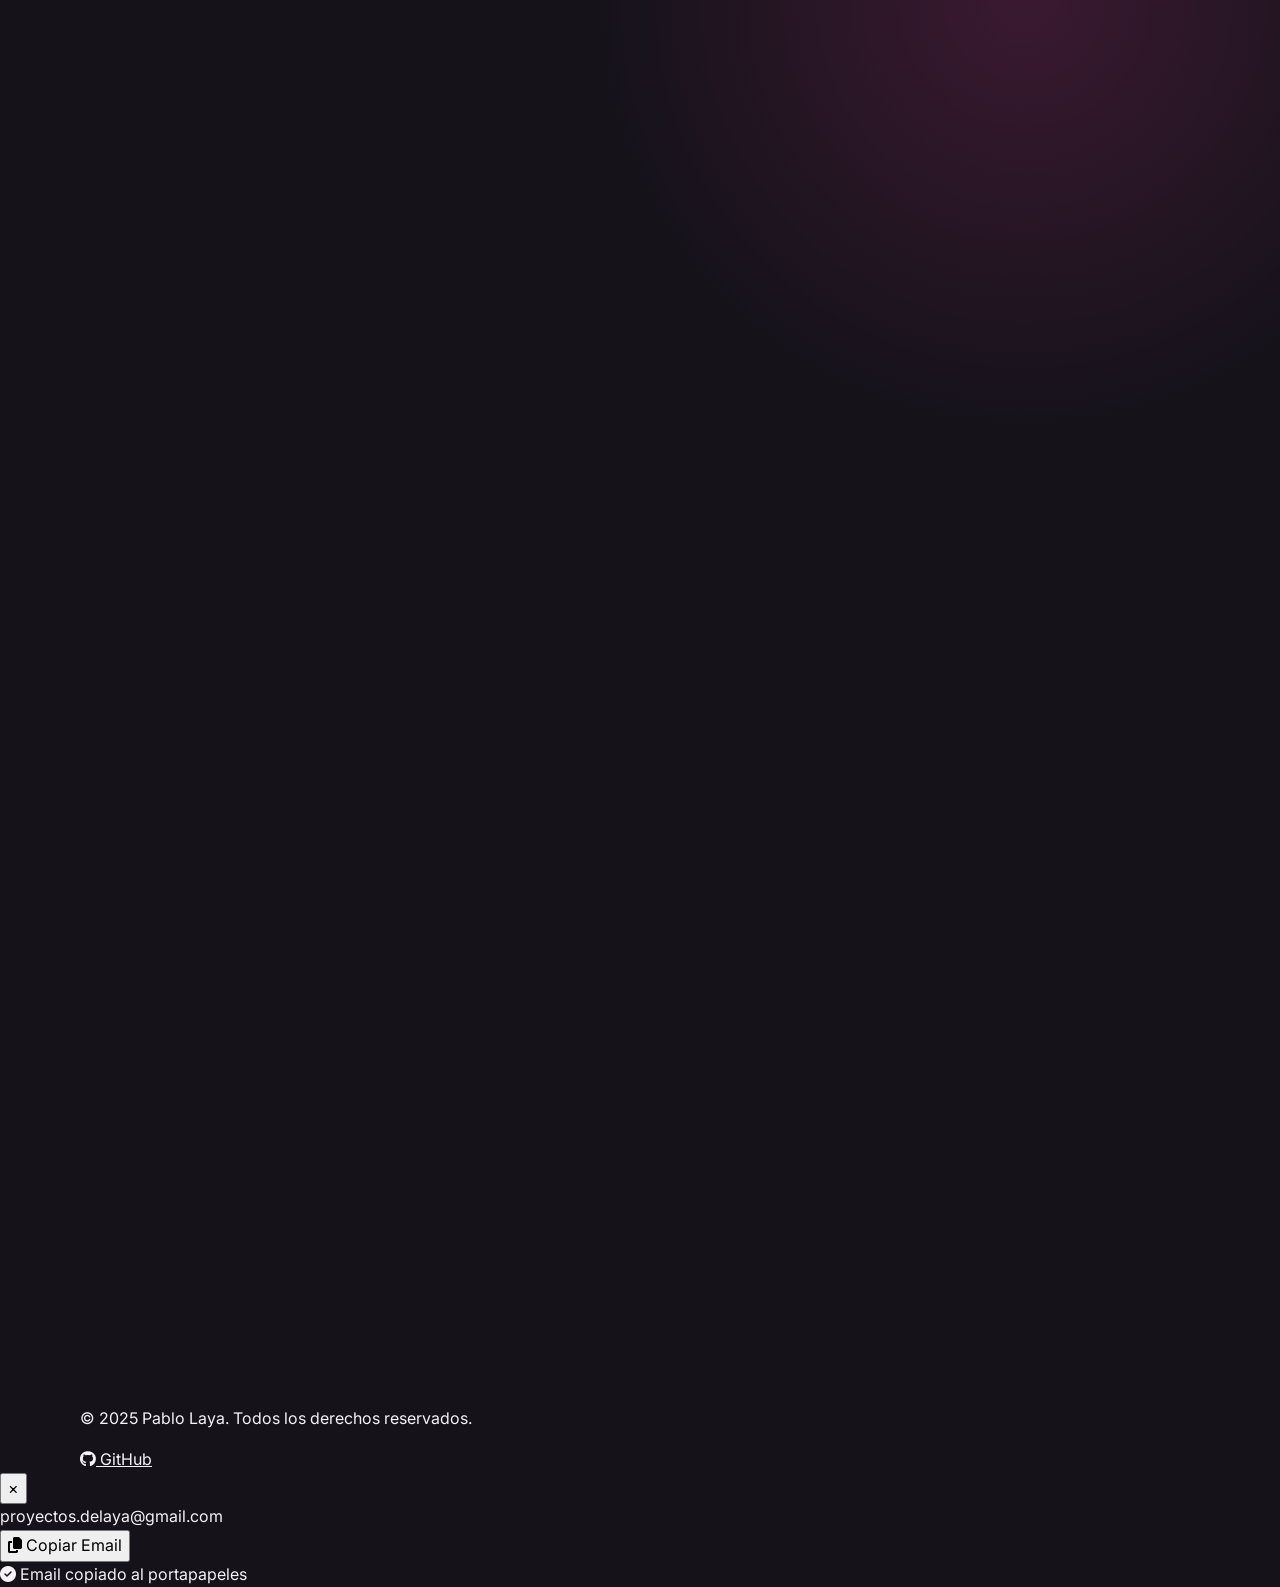
<file: Index.html>
<!DOCTYPE html>
<html lang="es">
<head>
    <meta charset="UTF-8">
    <meta name="viewport" content="width=device-width, initial-scale=1.0">
    <meta name="description" content="Portfolio de Pablo Laya - Backend Python Developer especializado en scraping, automatización e integración de IA">
    <meta name="author" content="Pablo Laya">
    
    <!-- Open Graph -->
    <meta property="og:title" content="Pablo Laya - Backend Python Developer">
    <meta property="og:description" content="Portfolio de proyectos: Bots de Telegram, Web Scraping y Aplicaciones Full Stack">
    <meta property="og:type" content="website">
    <meta property="og:url" content="https://prodelaya.dev">
    
    <title>Pablo Laya | Backend Python Developer</title>
    
    <!-- Favicon -->
    <link rel="icon" href="data:image/svg+xml,<svg xmlns='http://www.w3.org/2000/svg' viewBox='0 0 100 100'><text y='.9em' font-size='90'>💻</text></svg>">
    
    <!-- Fonts -->
    <link rel="preconnect" href="https://fonts.googleapis.com">
    <link rel="preconnect" href="https://fonts.gstatic.com" crossorigin>
    <link href="https://fonts.googleapis.com/css2?family=Inter:wght@400;500;600;700&display=swap" rel="stylesheet">
    
    <!-- Font Awesome -->
    <link rel="stylesheet" href="https://cdnjs.cloudflare.com/ajax/libs/font-awesome/6.4.2/css/all.min.css">
    
    <!-- AOS Animation Library -->
    <link rel="stylesheet" href="https://unpkg.com/aos@2.3.1/dist/aos.css">
    
    <!-- Estilos -->
    <link rel="stylesheet" href="styles.css">
</head>
<body>
    <!-- HERO SECTION -->
    <section class="hero" id="hero">
        <div class="container">
            <div class="hero-content" data-aos="fade-up" data-aos-duration="800">
                <h1 class="hero-title">
                    Hola, soy <span class="gradient-text">Pablo Laya</span>
                </h1>
                <div class="hero-subtitle">
                    <span id="typing-text"></span>
                    <span class="cursor">|</span>
                </div>
                <p class="hero-description">
                    Estudiante de DAM/DAW y Máster en Desarrollo con IA (Big School).
                    Especializado en backend Python, scraping, automatización e integración de IA.
                </p>
                
                <div class="social-links">
                    <a href="https://github.com/Prodelaya" target="_blank" rel="noopener" class="social-link" aria-label="GitHub">
                        <i class="fa-brands fa-github"></i>
                    </a>
                    <button id="emailBtn" class="social-link" aria-label="Email" title="Copiar email">
                        <i class="fa-solid fa-envelope"></i>
                    </button>
                </div>
                
                <a href="#projects" class="btn-primary scroll-btn">
                    Ver Proyectos
                    <i class="fa-solid fa-arrow-down"></i>
                </a>
            </div>
        </div>
        
        <!-- Scroll indicator -->
        <div class="scroll-indicator" data-aos="fade-up" data-aos-delay="1000">
            <div class="mouse"></div>
        </div>
    </section>

    <!-- TECH STACK SECTION -->
    <section class="tech-stack" id="tech-stack">
        <div class="container">
            <h2 class="section-title" data-aos="fade-up">Tech Stack</h2>
            <div class="tech-grid">
                <div class="tech-item" data-aos="zoom-in" data-aos-delay="100">
                    <i class="fa-brands fa-python"></i>
                    <span>Python</span>
                </div>
                <div class="tech-item" data-aos="zoom-in" data-aos-delay="150">
                    <i class="fa-solid fa-database"></i>
                    <span>PostgreSQL</span>
                </div>
                <div class="tech-item" data-aos="zoom-in" data-aos-delay="200">
                    <i class="fa-brands fa-docker"></i>
                    <span>Docker</span>
                </div>
                <div class="tech-item" data-aos="zoom-in" data-aos-delay="250">
                    <i class="fa-solid fa-bolt"></i>
                    <span>FastAPI</span>
                </div>
                <div class="tech-item" data-aos="zoom-in" data-aos-delay="300">
                    <i class="fa-brands fa-telegram"></i>
                    <span>Telegram API</span>
                </div>
                <div class="tech-item" data-aos="zoom-in" data-aos-delay="350">
                    <i class="fa-solid fa-spider"></i>
                    <span>Web Scraping</span>
                </div>
                <div class="tech-item" data-aos="zoom-in" data-aos-delay="400">
                    <i class="fa-brands fa-react"></i>
                    <span>React</span>
                </div>
                <div class="tech-item" data-aos="zoom-in" data-aos-delay="450">
                    <i class="fa-brands fa-node-js"></i>
                    <span>Node.js</span>
                </div>
            </div>
        </div>
    </section>

    <!-- PROJECTS SECTION -->
    <section class="projects" id="projects">
        <div class="container">
            <h2 class="section-title" data-aos="fade-up">Proyectos Destacados</h2>
            
            <div class="timeline">
                <!-- Project 1: Tests DAW -->
                <div class="project-card" data-aos="fade-up" data-aos-delay="100">
                    <div class="project-number">01</div>
                    <div class="project-content">
                        <div class="project-icon" style="color: #3fb950;">
                            <i class="fa-solid fa-laptop-code"></i>
                        </div>
                        <h3 class="project-title">Tests DAW - Plataforma de Evaluación</h3>
                        <div class="tech-badges">
                            <span class="badge">React</span>
                            <span class="badge">TypeScript</span>
                            <span class="badge">Node.js</span>
                            <span class="badge">PostgreSQL</span>
                            <span class="badge">Prisma</span>
                        </div>
                        <p class="project-description">
                            Sistema fullstack de evaluación interactiva con doble modo (Práctica/Examen), 
                            estadísticas detalladas y ranking gamificado. Arquitectura MVC con autenticación JWT 
                            y 181 preguntas de DWEC.
                        </p>
                        <div class="project-links">
                            <a href="https://github.com/Prodelaya/proyecto-daw-tests" target="_blank" rel="noopener" class="btn-secondary">
                                <i class="fa-brands fa-github"></i> Código
                            </a>
                            <a href="https://tests-daw.prodelaya.dev/" target="_blank" rel="noopener" class="btn-primary">
                                <i class="fa-solid fa-external-link-alt"></i> Demo Live
                            </a>
                        </div>
                    </div>
                </div>

                <!-- Project 2: Cinema Bot -->
                <div class="project-card" data-aos="fade-up" data-aos-delay="200">
                    <div class="project-number">02</div>
                    <div class="project-content">
                        <div class="project-icon" style="color: #58a6ff;">
                            <i class="fa-solid fa-film"></i>
                        </div>
                        <h3 class="project-title">Cinema Bot Madrid Sur</h3>
                        <div class="tech-badges">
                            <span class="badge">Python</span>
                            <span class="badge">Telegram API</span>
                            <span class="badge">BeautifulSoup</span>
                            <span class="badge">Playwright</span>
                            <span class="badge">Docker</span>
                        </div>
                        <p class="project-description">
                            Bot de Telegram con scraping híbrido (estático + dinámico) para consultar carteleras 
                            de cines. Integración con TMDb API, containerizado con Docker y desplegado 24/7 en Railway.
                        </p>
                        <div class="project-links">
                            <a href="https://github.com/Prodelaya/bot-cinema-madrid-sur" target="_blank" rel="noopener" class="btn-secondary">
                                <i class="fa-brands fa-github"></i> Código
                            </a>
                            <a href="https://t.me/cinema_sur_madrid_bot" target="_blank" rel="noopener" class="btn-primary">
                                <i class="fa-brands fa-telegram"></i> Probar Bot
                            </a>
                        </div>
                    </div>
                </div>

                <!-- Project 3: Test Bot -->
                <div class="project-card" data-aos="fade-up" data-aos-delay="300">
                    <div class="project-number">03</div>
                    <div class="project-content">
                        <div class="project-icon" style="color: #f78166;">
                            <i class="fa-solid fa-robot"></i>
                        </div>
                        <h3 class="project-title">Telegram Test Bot Educativo</h3>
                        <div class="tech-badges">
                            <span class="badge">Python</span>
                            <span class="badge">Telegram API</span>
                            <span class="badge">SQLite</span>
                            <span class="badge">python-docx</span>
                            <span class="badge">Regex</span>
                        </div>
                        <p class="project-description">
                            Bot educativo para practicar tests de DAM/DAW con FSM conversacional, procesamiento ETL 
                            de documentos y persistencia SQLite. En producción 6+ meses con ~50 usuarios concurrentes.
                        </p>
                        <div class="project-links">
                            <a href="https://github.com/Prodelaya/telegram-test-bot" target="_blank" rel="noopener" class="btn-secondary">
                                <i class="fa-brands fa-github"></i> Código
                            </a>
                            <a href="https://t.me/Tests_Jobie_Bot" target="_blank" rel="noopener" class="btn-primary">
                                <i class="fa-brands fa-telegram"></i> Probar Bot
                            </a>
                        </div>
                    </div>
                </div>
            </div>
        </div>
    </section>

    <!-- FOOTER -->
    <footer class="footer">
        <div class="container">
            <p>&copy; 2025 Pablo Laya. Todos los derechos reservados.</p>
            <div class="footer-links">
                <a href="https://github.com/Prodelaya" target="_blank" rel="noopener">
                    <i class="fa-brands fa-github"></i> GitHub
                </a>
            </div>
        </div>
    </footer>

    <!-- Modal de Email -->
    <div id="emailModal" class="email-modal">
        <div class="email-modal-content">
            <button id="closeModal" class="close-modal">&times;</button>
            <div class="email-display">proyectos.delaya@gmail.com</div>
            <button id="copyEmailBtn" class="btn-primary">
                <i class="fa-solid fa-copy"></i> Copiar Email
            </button>
        </div>
    </div>

    <!-- Toast de confirmación -->
    <div id="toast" class="toast">
        <i class="fa-solid fa-check-circle"></i>
        <span>Email copiado al portapapeles</span>
    </div>

    <!-- Scripts -->
    <script src="https://unpkg.com/aos@2.3.1/dist/aos.js"></script>
    <script src="script.js"></script>
</body>
</html>
</file>
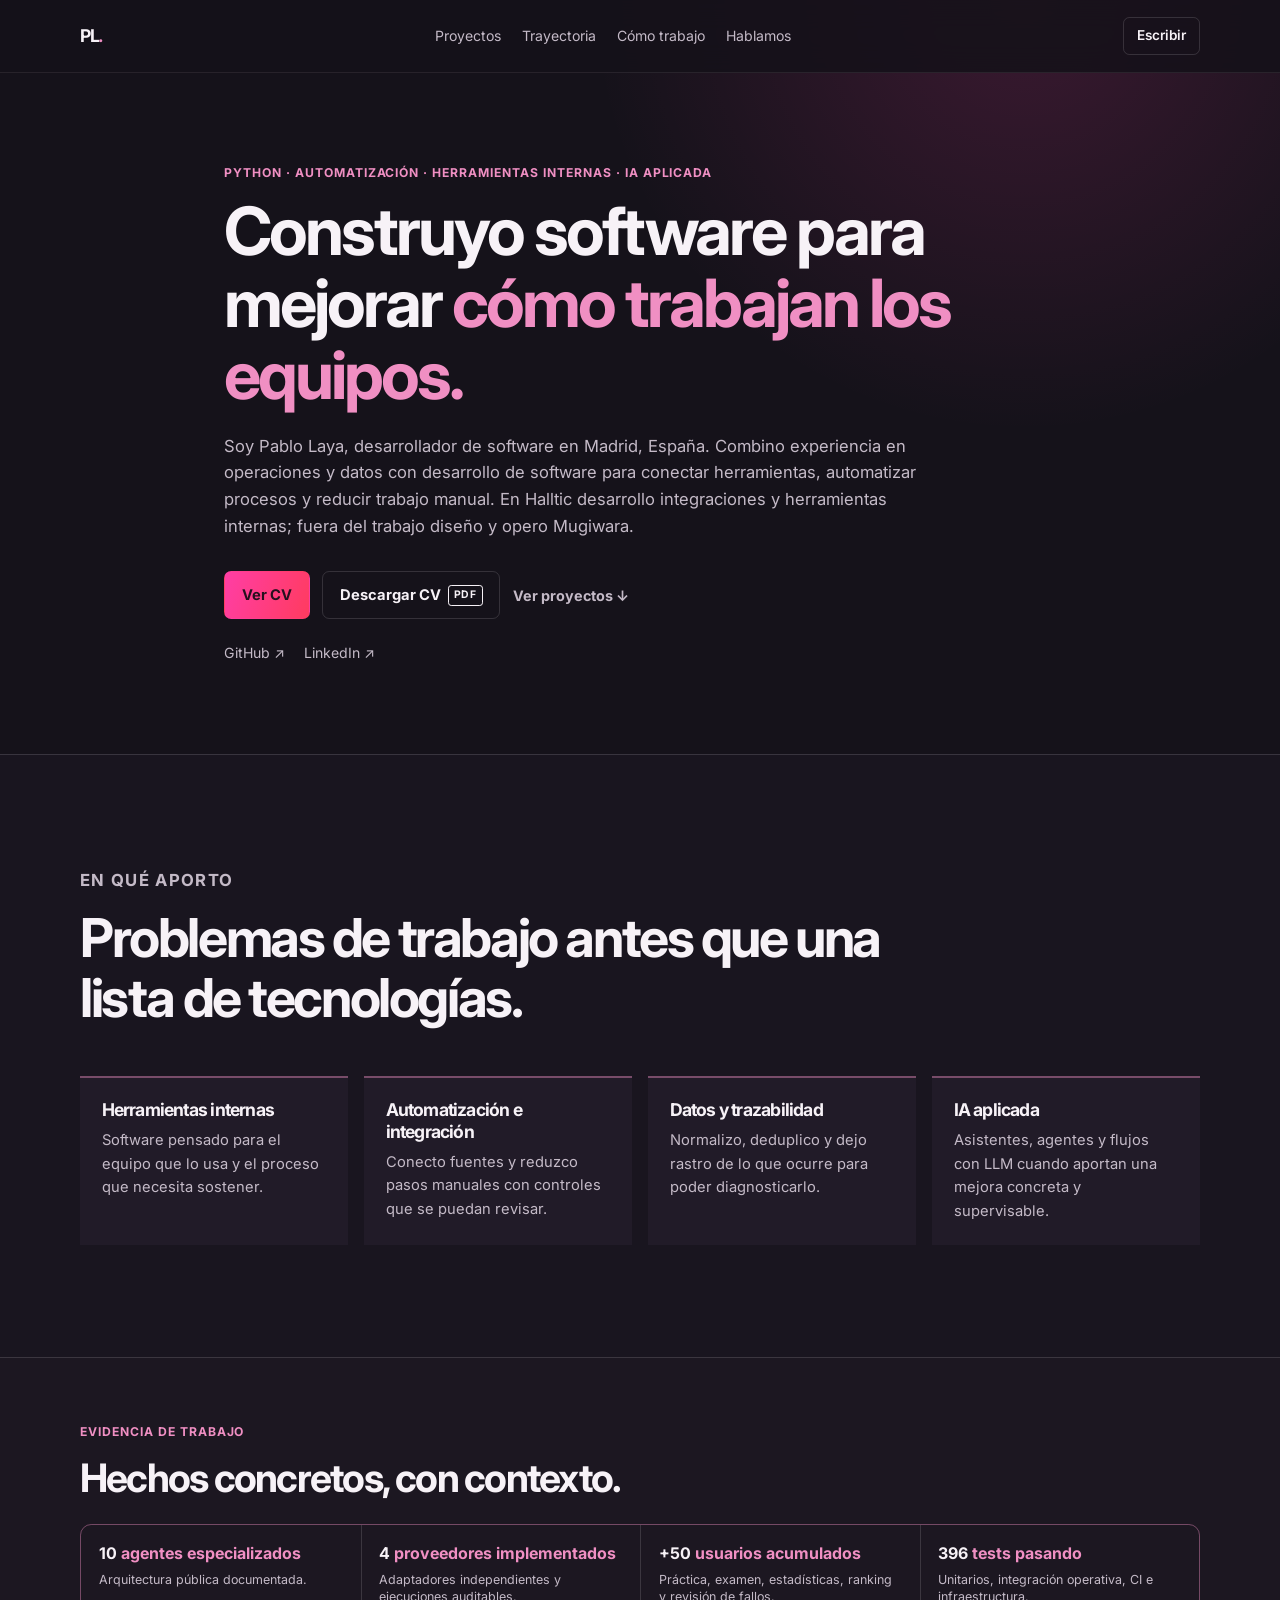
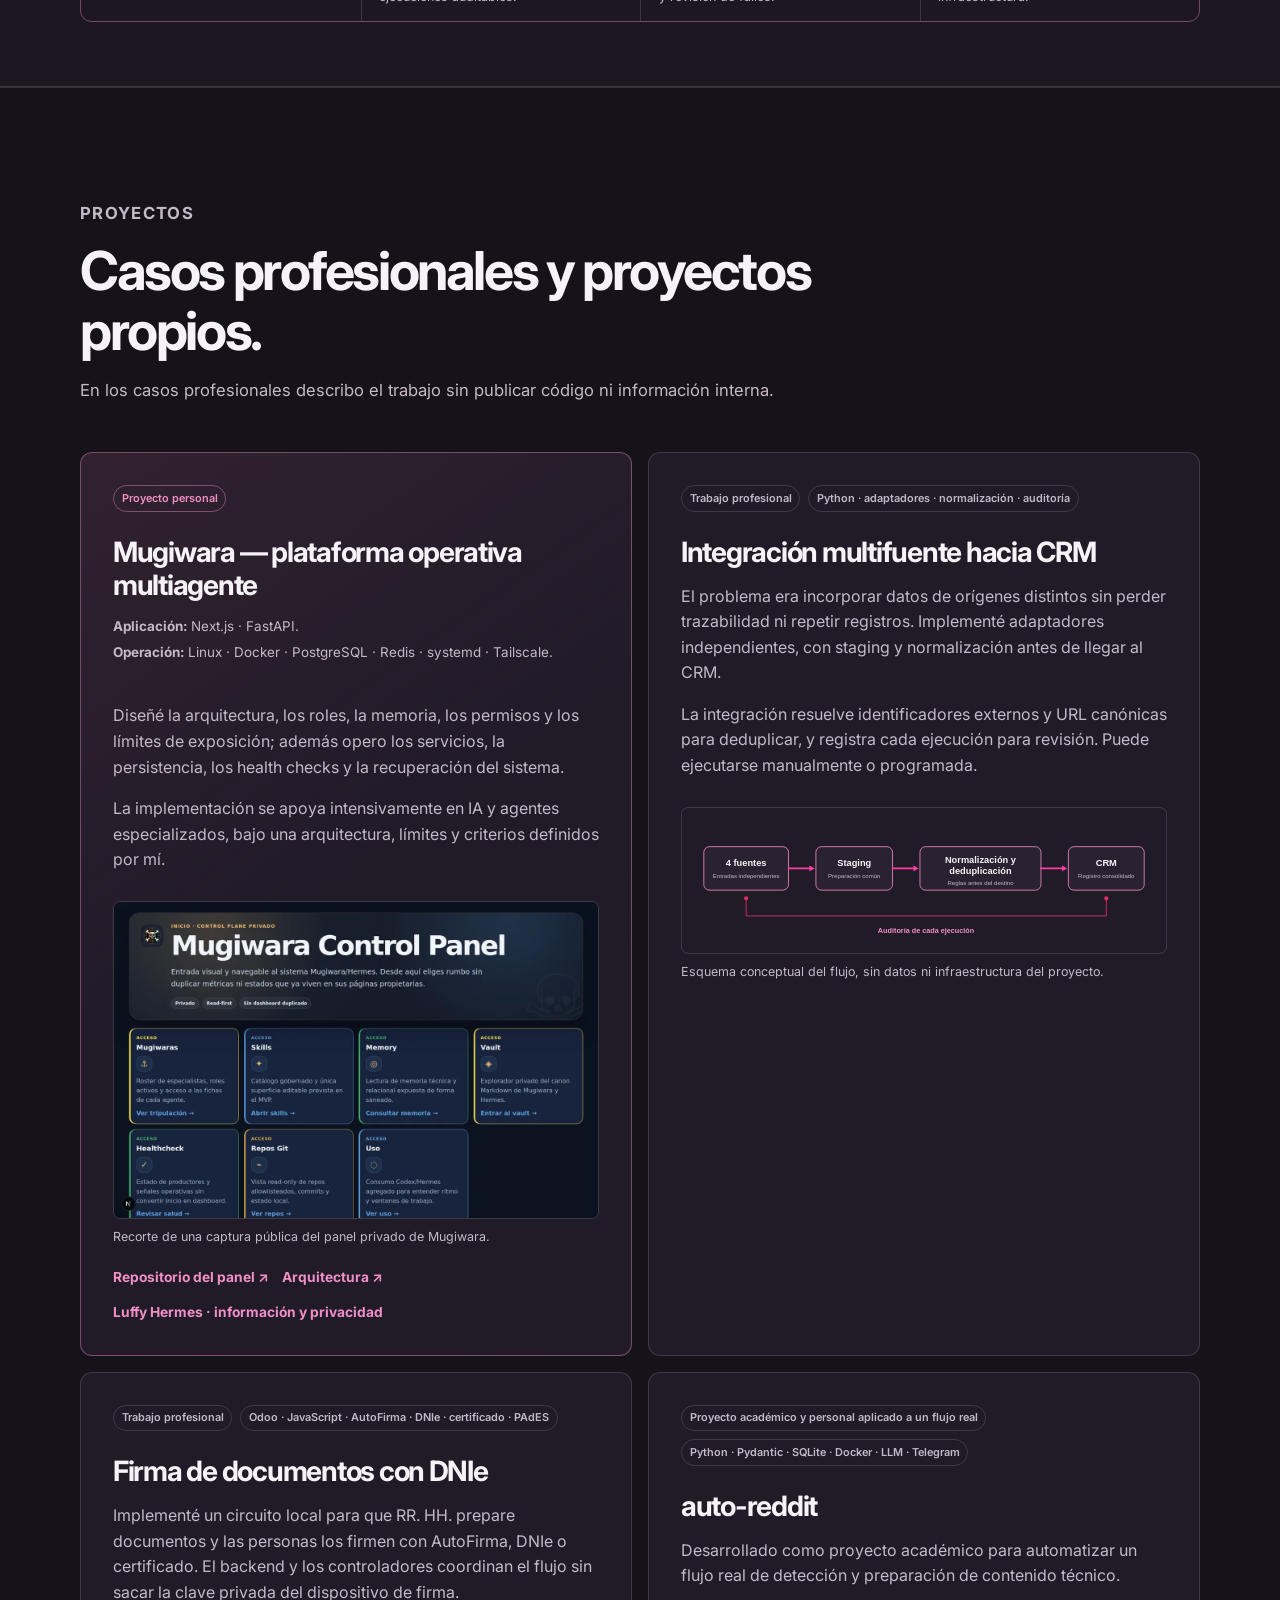
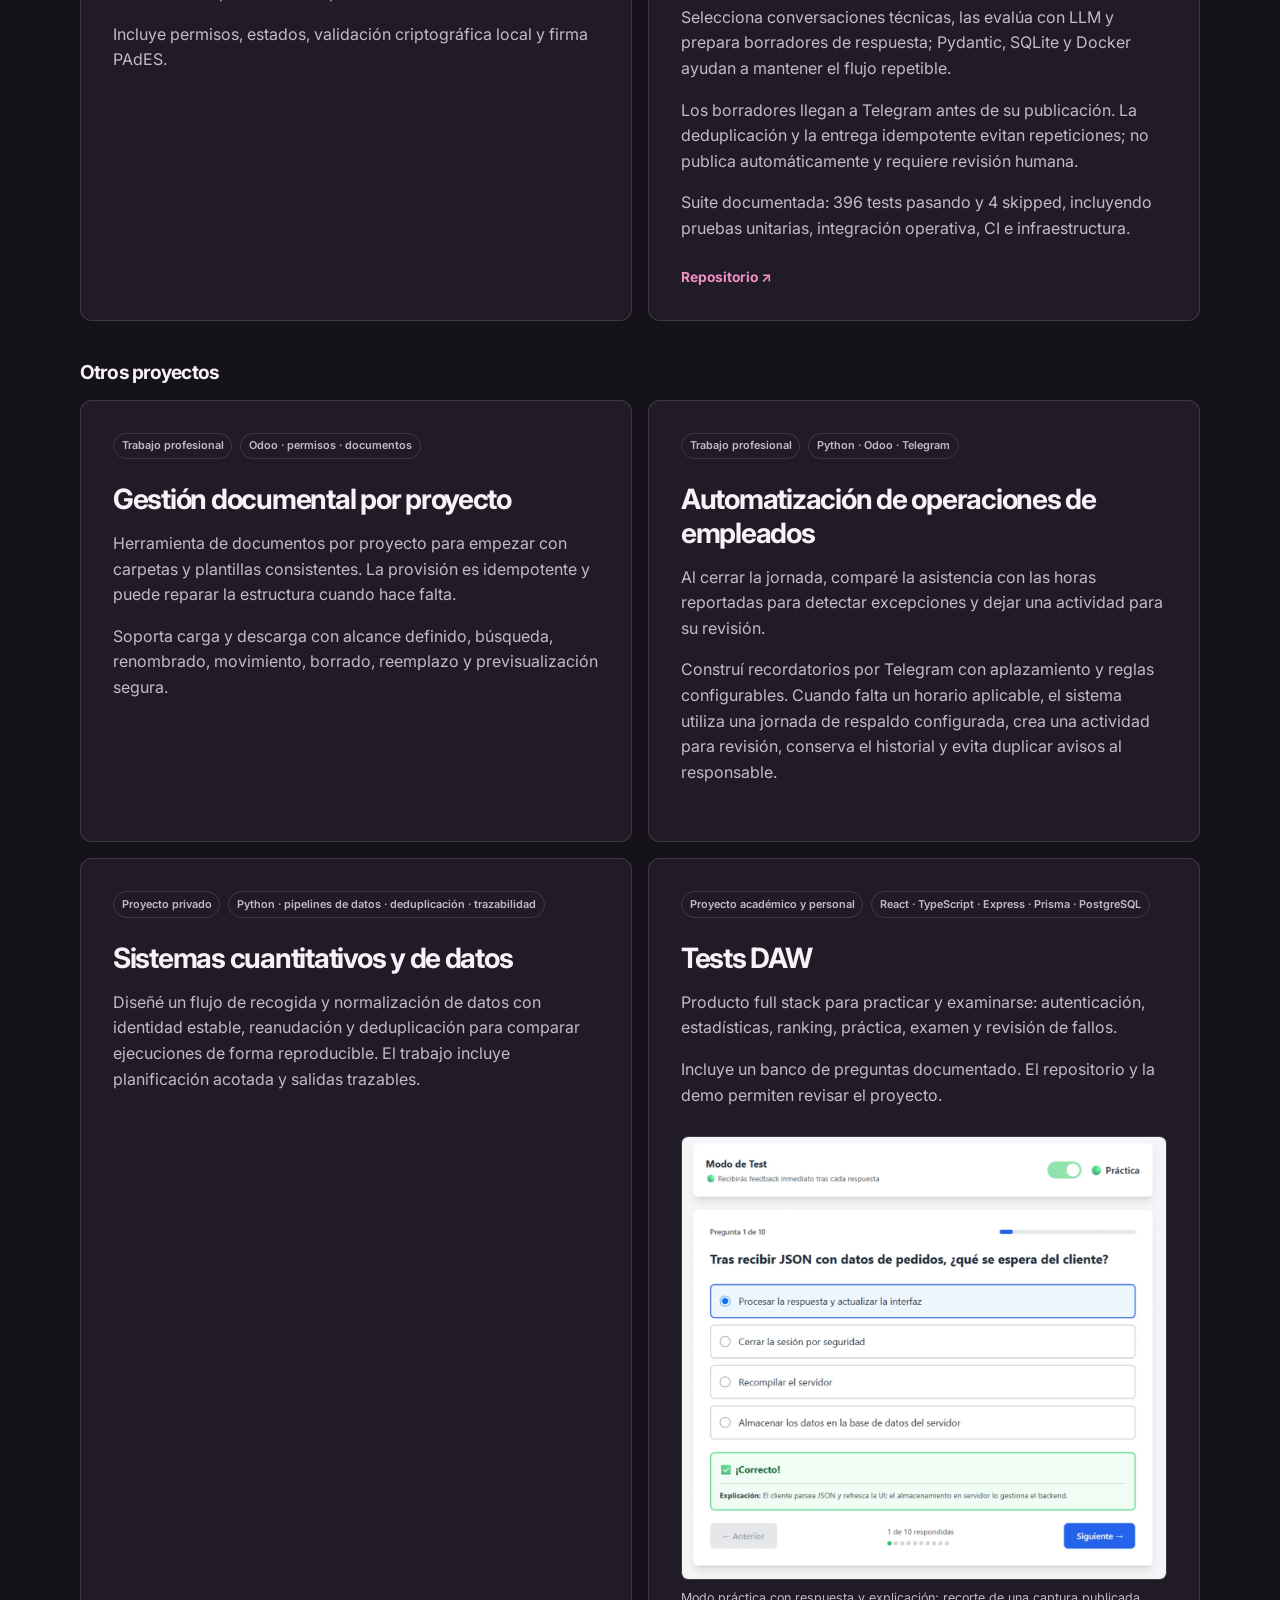
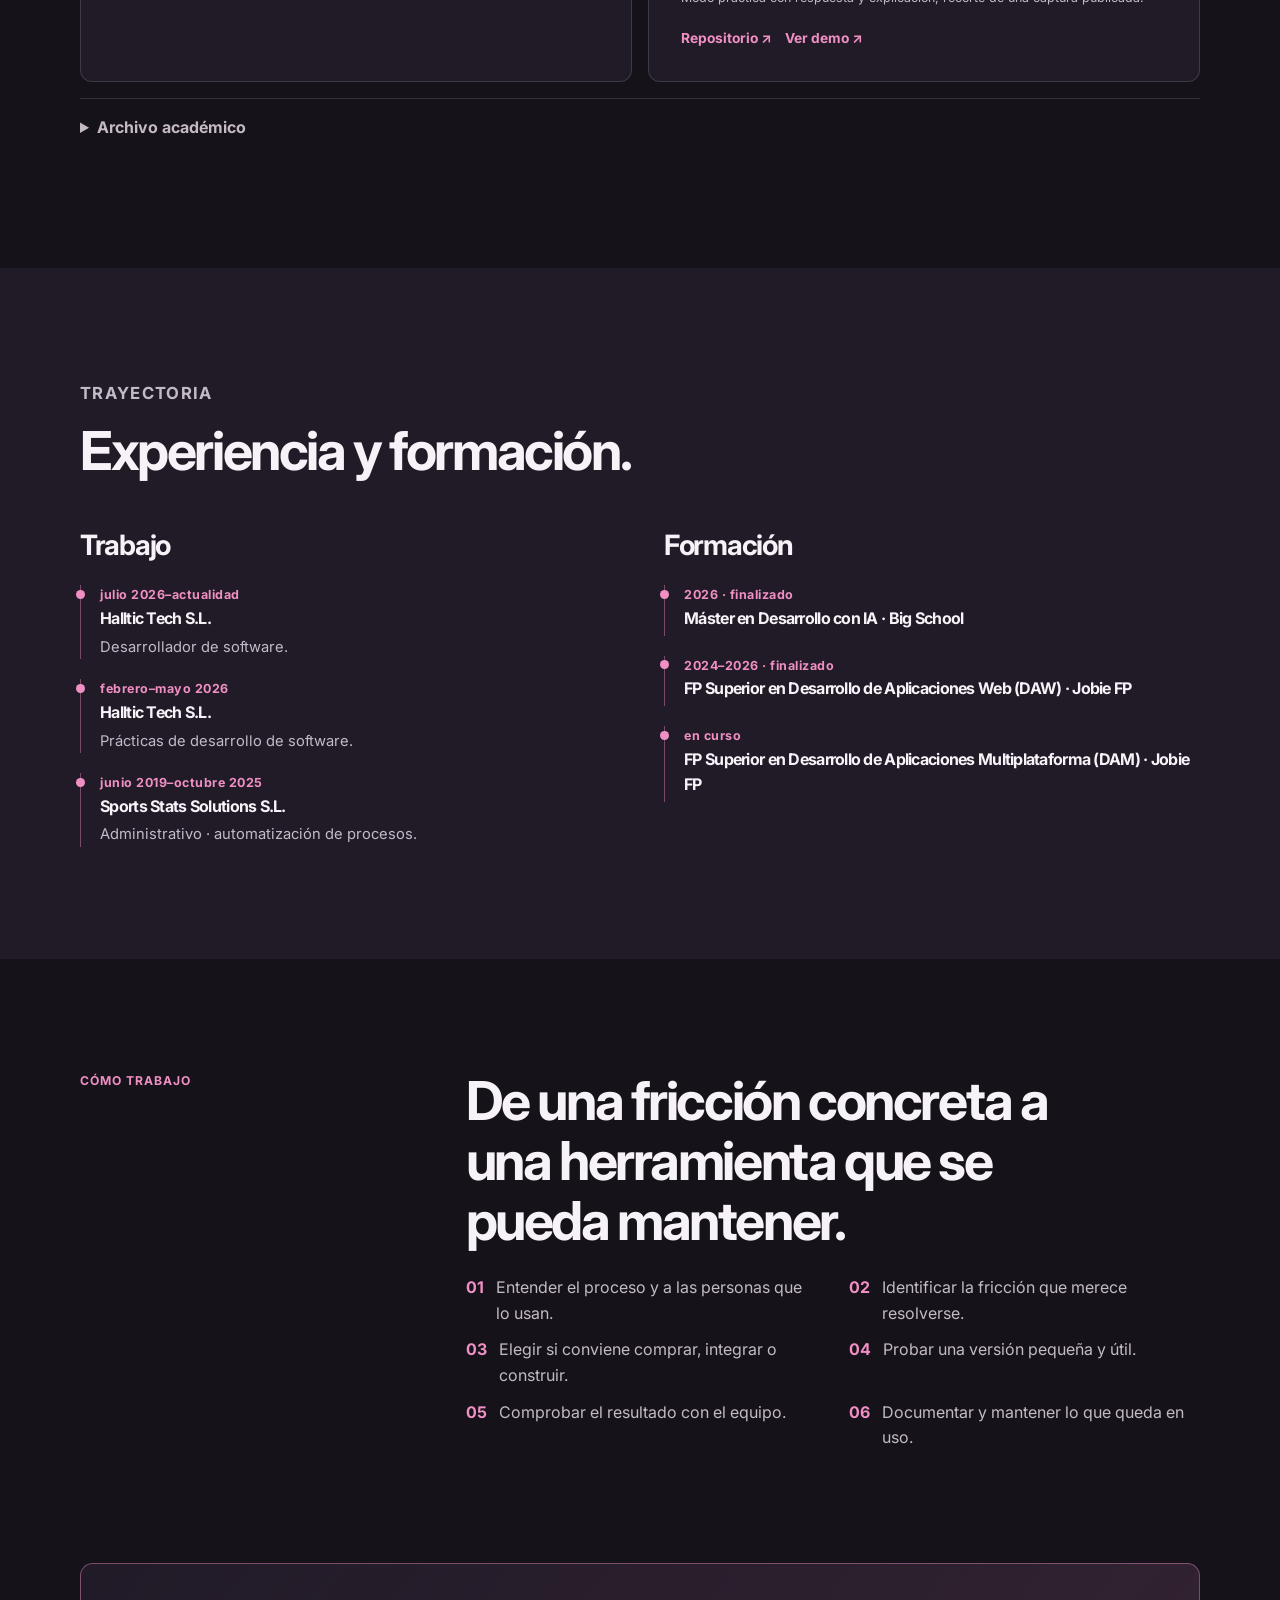
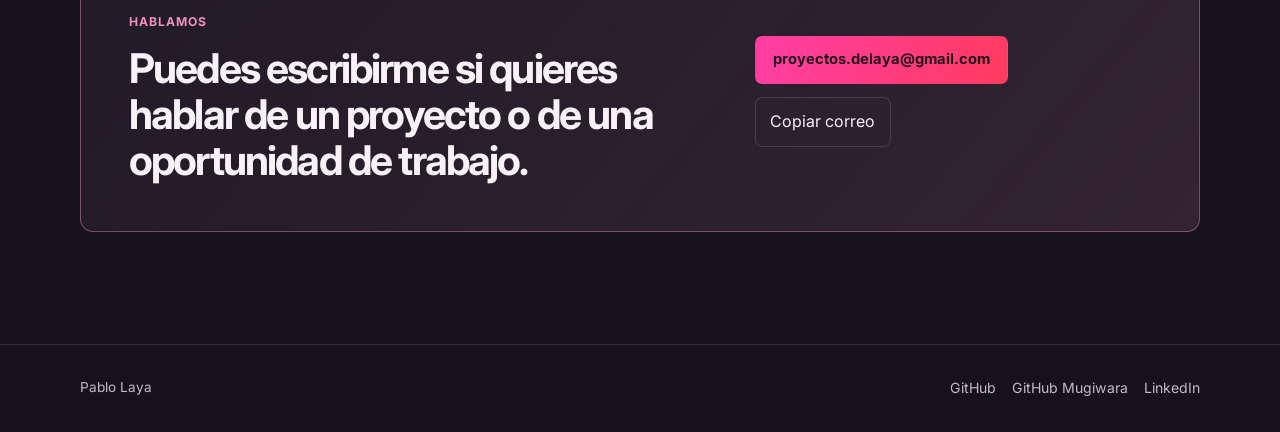
<file: index.html>
<!doctype html>
<html lang="es">
<head>
  <meta charset="UTF-8">
  <meta name="viewport" content="width=device-width, initial-scale=1.0">
  <meta name="description" content="Pablo Laya, Desarrollador de software en Madrid, España. Python, Automatización, herramientas internas e IA aplicada.">
  <meta name="author" content="Pablo Laya">
  <link rel="canonical" href="https://prodelaya.dev/">
  <meta property="og:title" content="Pablo Laya · Desarrollador de software — Python, Automatización, herramientas internas e IA aplicada">
  <meta property="og:description" content="Pablo Laya, Desarrollador de software en Madrid, España. Python, Automatización, herramientas internas e IA aplicada.">
  <meta property="og:type" content="website">
  <meta property="og:url" content="https://prodelaya.dev/">
  <meta property="og:image" content="https://prodelaya.dev/assets/social-card-1200x630.png">
  <meta property="og:image:width" content="1200">
  <meta property="og:image:height" content="630">
  <meta property="og:image:alt" content="Pablo Laya · Desarrollador de software · Madrid, España">
  <meta property="og:locale" content="es_ES">
  <meta name="twitter:card" content="summary_large_image">
  <meta name="twitter:title" content="Pablo Laya · Desarrollador de software — Python, Automatización, herramientas internas e IA aplicada">
  <meta name="twitter:description" content="Pablo Laya, Desarrollador de software en Madrid, España. Python, Automatización, herramientas internas e IA aplicada.">
  <meta name="twitter:image" content="https://prodelaya.dev/assets/social-card-1200x630.png">
  <meta name="twitter:image:alt" content="Pablo Laya · Desarrollador de software · Madrid, España">
  <title>Pablo Laya · Desarrollador de software — Python, Automatización, herramientas internas e IA aplicada</title>
  <script type="application/ld+json">{"@context":"https://schema.org","@type":"Person","@id":"https://prodelaya.dev/#person","name":"Pablo Laya","url":"https://prodelaya.dev","jobTitle":"Desarrollador de software · Automatización, herramientas internas e IA aplicada","sameAs":["https://github.com/Prodelaya","https://linkedin.com/in/pablo-laya-bol%C3%ADvar"],"knowsAbout":["Python, FastAPI, REST APIs, integraciones","SQL, PostgreSQL, MySQL, SQLite","pipelines, bots de Telegram, flujos con LLM, agentes (proyectos propios)","Linux, Docker, Git","Odoo, JavaScript, TypeScript, Power BI, Excel"]}</script>
  <script type="application/ld+json">{"@context":"https://schema.org","@type":"ProfilePage","url":"https://prodelaya.dev/","name":"Pablo Laya · Desarrollador de software — Python, Automatización, herramientas internas e IA aplicada","description":"Pablo Laya, Desarrollador de software en Madrid, España. Python, Automatización, herramientas internas e IA aplicada.","mainEntity":{"@id":"https://prodelaya.dev/#person"}}</script>
  <link rel="icon" href="assets/favicon-16.png?v=1" sizes="16x16" type="image/png">
  <link rel="preconnect" href="https://fonts.googleapis.com">
  <link rel="preconnect" href="https://fonts.gstatic.com" crossorigin>
  <link href="https://fonts.googleapis.com/css2?family=Inter:wght@400;500;600;700&display=swap" rel="stylesheet">
  <link rel="stylesheet" href="styles.css">
</head>
<body>
  <a class="skip-link" href="#contenido">Saltar al contenido</a>
  <header class="site-header">
    <div class="container nav-wrap">
      <a class="brand" href="#inicio" aria-label="Pablo Laya, inicio">PL<span aria-hidden="true">.</span></a>
      <nav aria-label="Navegación principal">
        <a href="#casos">Proyectos</a>
        <a href="#trayectoria">Trayectoria</a>
        <a href="#como-trabajo">Cómo trabajo</a>
        <a href="#contacto">Hablamos</a>
      </nav>
      <a class="nav-contact" href="mailto:proyectos.delaya@gmail.com">Escribir</a>
    </div>
  </header>

  <main id="contenido" tabindex="-1">
    <section class="hero section" id="inicio" aria-labelledby="hero-title">
      <div class="container hero-copy">
        <p class="eyebrow">Python · Automatización · Herramientas internas · IA aplicada</p>
        <h1 id="hero-title">Construyo software para mejorar <span class="hero-title-accent">cómo trabajan los equipos.</span></h1>
        <p class="lede">Soy Pablo Laya, desarrollador de software en Madrid, España. Combino experiencia en operaciones y datos con desarrollo de software para conectar herramientas, automatizar procesos y reducir trabajo manual. En Halltic desarrollo integraciones y herramientas internas; fuera del trabajo diseño y opero Mugiwara.</p>
        <div class="hero-actions" aria-label="Acciones principales">
          <a class="button button-primary" href="cv.html">Ver CV</a>
          <a class="button button-secondary" href="assets/cv-pablo-laya.pdf" download aria-label="Descargar CV en PDF">Descargar CV <span class="file-type">PDF</span></a>
          <a class="text-action" href="#casos">Ver proyectos <span aria-hidden="true">↓</span></a>
        </div>
        <div class="hero-links" aria-label="Perfiles profesionales">
          <a href="https://github.com/Prodelaya" target="_blank" rel="noopener noreferrer">GitHub <span aria-hidden="true">↗</span></a>
          <a href="https://linkedin.com/in/pablo-laya-bol%C3%ADvar" target="_blank" rel="noopener noreferrer">LinkedIn <span aria-hidden="true">↗</span></a>
        </div>
      </div>
    </section>

    <section class="section capabilities-section" aria-labelledby="capabilities-title">
      <div class="container">
        <div class="section-heading"><p class="eyebrow">En qué aporto</p><h2 id="capabilities-title">Problemas de trabajo antes que una lista de tecnologías.</h2></div>
        <div class="capability-grid"><article class="capability"><h3>Herramientas internas</h3><p>Software pensado para el equipo que lo usa y el proceso que necesita sostener.</p></article><article class="capability"><h3>Automatización e integración</h3><p>Conecto fuentes y reduzco pasos manuales con controles que se puedan revisar.</p></article><article class="capability"><h3>Datos y trazabilidad</h3><p>Normalizo, deduplico y dejo rastro de lo que ocurre para poder diagnosticarlo.</p></article><article class="capability"><h3>IA aplicada</h3><p>Asistentes, agentes y flujos con LLM cuando aportan una mejora concreta y supervisable.</p></article></div>
      </div>
    </section>

    <section class="section evidence-section" aria-labelledby="evidence-title">
      <div class="container">
        <p class="eyebrow">Evidencia de trabajo</p>
        <h2 id="evidence-title">Hechos concretos, con contexto.</h2>
        <div class="evidence-band"><a class="evidence-item" href="#case-mugi">
          <strong>10 <span>agentes especializados</span></strong>
          <span>Arquitectura pública documentada.</span>
        </a>
<a class="evidence-item" href="#case-crm">
          <strong>4 <span>proveedores implementados</span></strong>
          <span>Adaptadores independientes y ejecuciones auditables.</span>
        </a>
<a class="evidence-item" href="#case-tests-daw">
          <strong>+50 <span>usuarios acumulados</span></strong>
          <span>Práctica, examen, estadísticas, ranking y revisión de fallos.</span>
        </a>
<a class="evidence-item" href="#case-auto-reddit">
          <strong>396 <span>tests pasando</span></strong>
          <span>Unitarios, integración operativa, CI e infraestructura.</span>
        </a></div>
      </div>
    </section>

    <section class="section cases-section" id="casos" aria-labelledby="cases-title">
      <div class="container">
        <div class="section-heading"><p class="eyebrow">Proyectos</p><h2 id="cases-title">Casos profesionales y proyectos propios.</h2><p>En los casos profesionales describo el trabajo sin publicar código ni información interna.</p></div>
        <div class="case-grid"><article id="case-mugi" class="case-card featured">
          <div class="case-meta"><span>Proyecto personal</span></div>
          <h3>Mugiwara — plataforma operativa multiagente</h3>
          <div class="case-tech-groups"><p><strong>Aplicación:</strong> Next.js · FastAPI.</p><p><strong>Operación:</strong> Linux · Docker · PostgreSQL · Redis · systemd · Tailscale.</p></div>
          <p>Diseñé la arquitectura, los roles, la memoria, los permisos y los límites de exposición; además opero los servicios, la persistencia, los health checks y la recuperación del sistema.</p><p>La implementación se apoya intensivamente en IA y agentes especializados, bajo una arquitectura, límites y criterios definidos por mí.</p>
          <figure class="case-visual case-visual--screenshot">
          <img src="assets/mugiwara-panel.webp" alt="Panel de control de Mugiwara con navegación y tarjetas de estado" width="1200" height="784" loading="lazy" decoding="async">
          <figcaption>Recorte de una captura pública del panel privado de Mugiwara.</figcaption>
        </figure>
          <div class="case-links"><a href="https://github.com/asistentes-mugiwara/mugiwara-control-panel" target="_blank" rel="noopener noreferrer">Repositorio del panel <span aria-hidden="true">↗</span></a><a href="https://github.com/asistentes-mugiwara/mugiwara-no-hermes" target="_blank" rel="noopener noreferrer">Arquitectura <span aria-hidden="true">↗</span></a><a href="/luffy-hermes/">Luffy Hermes · información y privacidad</a></div>
        </article>
<article id="case-crm" class="case-card professional">
          <div class="case-meta"><span>Trabajo profesional</span><span>Python · adaptadores · normalización · auditoría</span></div>
          <h3>Integración multifuente hacia CRM</h3>

          <p>El problema era incorporar datos de orígenes distintos sin perder trazabilidad ni repetir registros. Implementé adaptadores independientes, con staging y normalización antes de llegar al CRM.</p><p>La integración resuelve identificadores externos y URL canónicas para deduplicar, y registra cada ejecución para revisión. Puede ejecutarse manualmente o programada.</p>
          <figure class="case-visual case-visual--conceptual-diagram">
          <img src="assets/crm-pipeline.svg" alt="Diagrama del flujo de cuatro fuentes hacia CRM mediante staging, normalización y deduplicación" width="1200" height="360" loading="lazy" decoding="async">
          <figcaption>Esquema conceptual del flujo, sin datos ni infraestructura del proyecto.</figcaption>
        </figure>

        </article>
<article id="case-signature" class="case-card professional">
          <div class="case-meta"><span>Trabajo profesional</span><span>Odoo · JavaScript · AutoFirma · DNIe · certificado · PAdES</span></div>
          <h3>Firma de documentos con DNIe</h3>

          <p>Implementé un circuito local para que RR. HH. prepare documentos y las personas los firmen con AutoFirma, DNIe o certificado. El backend y los controladores coordinan el flujo sin sacar la clave privada del dispositivo de firma.</p><p>Incluye permisos, estados, validación criptográfica local y firma PAdES.</p>


        </article>
<article id="case-auto-reddit" class="case-card">
          <div class="case-meta"><span>Proyecto académico y personal aplicado a un flujo real</span><span>Python · Pydantic · SQLite · Docker · LLM · Telegram</span></div>
          <h3>auto-reddit</h3>

          <p>Desarrollado como proyecto académico para automatizar un flujo real de detección y preparación de contenido técnico.</p><p>Selecciona conversaciones técnicas, las evalúa con LLM y prepara borradores de respuesta; Pydantic, SQLite y Docker ayudan a mantener el flujo repetible.</p><p>Los borradores llegan a Telegram antes de su publicación. La deduplicación y la entrega idempotente evitan repeticiones; no publica automáticamente y requiere revisión humana.</p><p>Suite documentada: 396 tests pasando y 4 skipped, incluyendo pruebas unitarias, integración operativa, CI e infraestructura.</p>

          <div class="case-links"><a href="https://github.com/Prodelaya/auto-reddit" target="_blank" rel="noopener noreferrer">Repositorio <span aria-hidden="true">↗</span></a></div>
        </article></div>
        <div class="secondary-cases"><h3>Otros proyectos</h3><div class="case-grid secondary-grid"><article id="case-documents" class="case-card professional">
          <div class="case-meta"><span>Trabajo profesional</span><span>Odoo · permisos · documentos</span></div>
          <h3>Gestión documental por proyecto</h3>

          <p>Herramienta de documentos por proyecto para empezar con carpetas y plantillas consistentes. La provisión es idempotente y puede reparar la estructura cuando hace falta.</p><p>Soporta carga y descarga con alcance definido, búsqueda, renombrado, movimiento, borrado, reemplazo y previsualización segura.</p>


        </article>
<article id="case-employee-operations" class="case-card professional">
          <div class="case-meta"><span>Trabajo profesional</span><span>Python · Odoo · Telegram</span></div>
          <h3>Automatización de operaciones de empleados</h3>

          <p>Al cerrar la jornada, comparé la asistencia con las horas reportadas para detectar excepciones y dejar una actividad para su revisión.</p><p>Construí recordatorios por Telegram con aplazamiento y reglas configurables. Cuando falta un horario aplicable, el sistema utiliza una jornada de respaldo configurada, crea una actividad para revisión, conserva el historial y evita duplicar avisos al responsable.</p>


        </article>
<article id="case-private-data" class="case-card">
          <div class="case-meta"><span>Proyecto privado</span><span>Python · pipelines de datos · deduplicación · trazabilidad</span></div>
          <h3>Sistemas cuantitativos y de datos</h3>

          <p>Diseñé un flujo de recogida y normalización de datos con identidad estable, reanudación y deduplicación para comparar ejecuciones de forma reproducible. El trabajo incluye planificación acotada y salidas trazables.</p>


        </article>
<article id="case-tests-daw" class="case-card">
          <div class="case-meta"><span>Proyecto académico y personal</span><span>React · TypeScript · Express · Prisma · PostgreSQL</span></div>
          <h3>Tests DAW</h3>

          <p>Producto full stack para practicar y examinarse: autenticación, estadísticas, ranking, práctica, examen y revisión de fallos.</p><p>Incluye un banco de preguntas documentado. El repositorio y la demo permiten revisar el proyecto.</p>
          <figure class="case-visual case-visual--screenshot">
          <img src="assets/tests-daw-practice.webp" alt="Modo práctica de Tests DAW con una respuesta, explicación y botón para continuar" width="1200" height="1095" loading="lazy" decoding="async">
          <figcaption>Modo práctica con respuesta y explicación; recorte de una captura publicada.</figcaption>
        </figure>
          <div class="case-links"><a href="https://github.com/Prodelaya/proyecto-daw-tests" target="_blank" rel="noopener noreferrer">Repositorio <span aria-hidden="true">↗</span></a><a href="https://tests-daw.prodelaya.dev/" target="_blank" rel="noopener noreferrer">Ver demo <span aria-hidden="true">↗</span></a></div>
        </article></div></div>
        <details class="archive-cases"><summary>Archivo académico</summary><div class="case-grid secondary-grid"><article id="case-f2p" class="case-card">
          <div class="case-meta"><span>Archivo académico</span><span>Flask · PostgreSQL · Jinja · Docker · FreeToGame</span></div>
          <h3>F2P</h3>

          <p>Archivo de proyecto académico con catálogo de juegos, caché de FreeToGame, autenticación, biblioteca y administración.</p><p>Está construido con Flask, PostgreSQL, Jinja y Docker. La demo permite explorar el proyecto.</p>

          <div class="case-links"><a href="https://github.com/Prodelaya/Proyecto-DAW-Juegos-F2P" target="_blank" rel="noopener noreferrer">Repositorio <span aria-hidden="true">↗</span></a><a href="https://f2p.prodelaya.dev/" target="_blank" rel="noopener noreferrer">Ver demo <span aria-hidden="true">↗</span></a></div>
        </article></div></details>
      </div>
    </section>

    <section class="section trajectory-section" id="trayectoria" aria-labelledby="trajectory-title">
      <div class="container">
        <div class="section-heading"><p class="eyebrow">Trayectoria</p><h2 id="trajectory-title">Experiencia y formación.</h2></div>
        <div class="timeline-grid"><section aria-labelledby="work-title"><h3 id="work-title">Trabajo</h3><ol reversed><li><p class="timeline-date">julio 2026–actualidad</p><h4>Halltic Tech S.L.</h4><p>Desarrollador de software.</p></li><li><p class="timeline-date">febrero–mayo 2026</p><h4>Halltic Tech S.L.</h4><p>Prácticas de desarrollo de software.</p></li><li><p class="timeline-date">junio 2019–octubre 2025</p><h4>Sports Stats Solutions S.L.</h4><p>Administrativo · automatización de procesos.</p></li></ol></section><section aria-labelledby="education-title"><h3 id="education-title">Formación</h3><ol reversed><li><p class="timeline-date">2026 · finalizado</p><h4>Máster en Desarrollo con IA · Big School</h4></li><li><p class="timeline-date">2024–2026 · finalizado</p><h4>FP Superior en Desarrollo de Aplicaciones Web (DAW) · Jobie FP</h4></li><li><p class="timeline-date">en curso</p><h4>FP Superior en Desarrollo de Aplicaciones Multiplataforma (DAM) · Jobie FP</h4></li></ol></section></div>
      </div>
    </section>

    <section class="section method-section" id="como-trabajo" aria-labelledby="method-title">
      <span id="sobre-mi" class="anchor-alias" aria-hidden="true"></span>
      <div class="container about-layout"><p class="eyebrow">Cómo trabajo</p><div><h2 id="method-title">De una fricción concreta a una herramienta que se pueda mantener.</h2><ol class="method-list"><li>Entender el proceso y a las personas que lo usan.</li><li>Identificar la fricción que merece resolverse.</li><li>Elegir si conviene comprar, integrar o construir.</li><li>Probar una versión pequeña y útil.</li><li>Comprobar el resultado con el equipo.</li><li>Documentar y mantener lo que queda en uso.</li></ol></div></div>
    </section>

    <section class="section contact-section" id="contacto" aria-labelledby="contact-title">
      <div class="container contact-card"><div><p class="eyebrow">Hablamos</p><h2 id="contact-title">Puedes escribirme si quieres hablar de un proyecto o de una oportunidad de trabajo.</h2></div><div class="contact-actions"><a class="button button-primary" href="mailto:proyectos.delaya@gmail.com" data-email="proyectos.delaya@gmail.com">proyectos.delaya@gmail.com</a><button class="copy-email" type="button" data-copy-email hidden>Copiar correo</button><p class="copy-status" aria-live="polite" aria-atomic="true"></p></div></div>
    </section>
  </main>

  <footer class="site-footer"><div class="container"><span>Pablo Laya</span><div><a href="https://github.com/Prodelaya" target="_blank" rel="noopener noreferrer">GitHub</a><a href="https://github.com/asistentes-mugiwara" target="_blank" rel="noopener noreferrer">GitHub Mugiwara</a><a href="https://linkedin.com/in/pablo-laya-bol%C3%ADvar" target="_blank" rel="noopener noreferrer">LinkedIn</a></div></div></footer>
  <script src="script.js"></script>
</body>
</html>
</file>
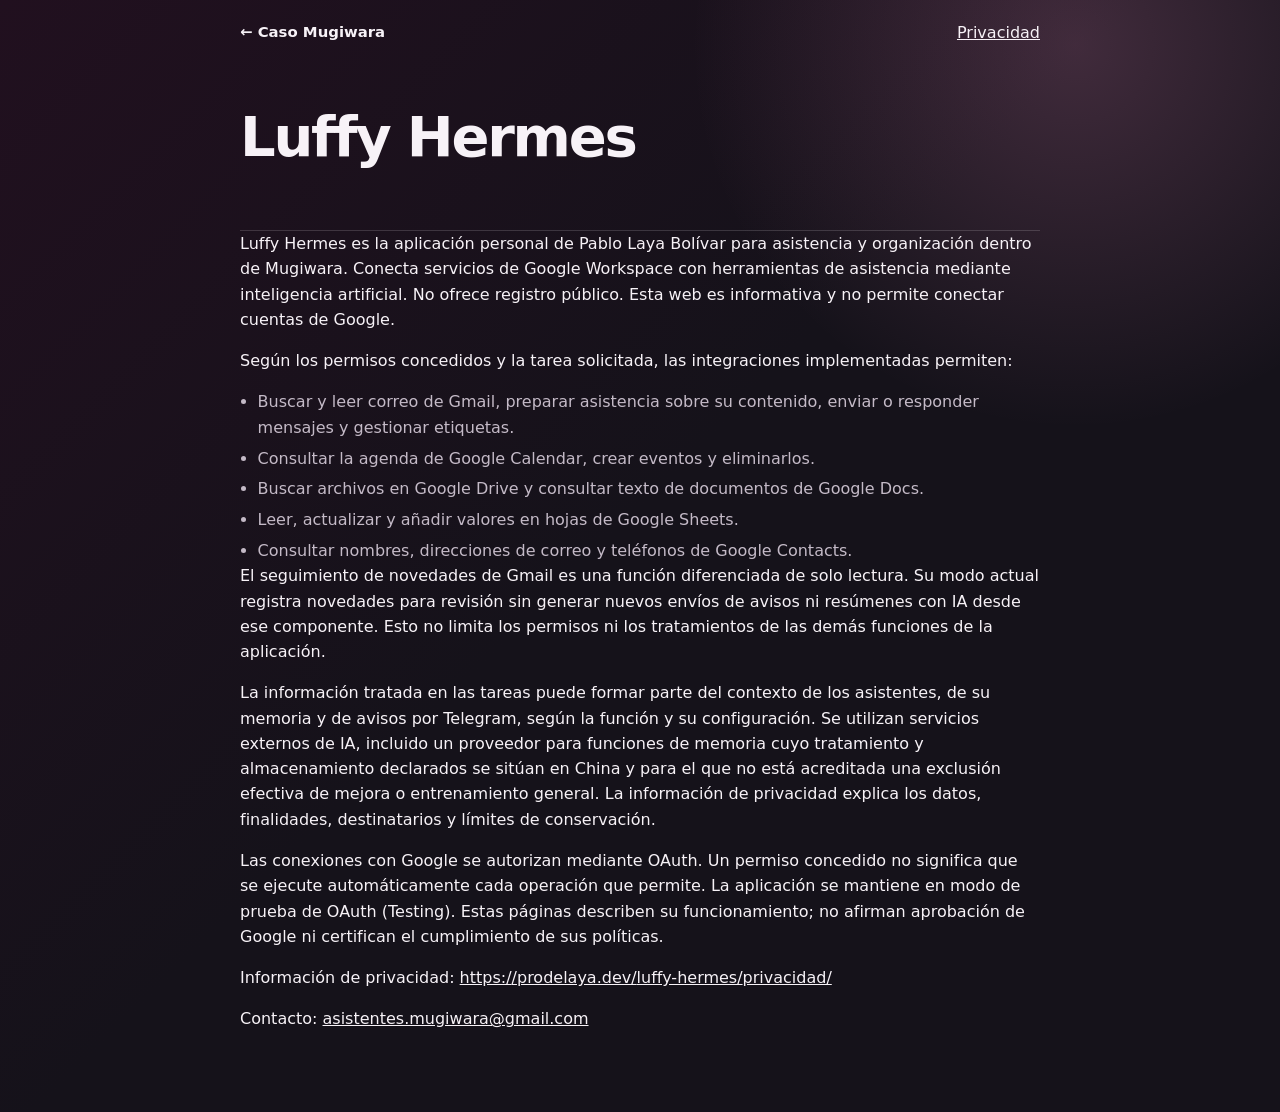
<file: luffy-hermes/index.html>
<!DOCTYPE html>
<html lang="es">
<head>
  <meta charset="utf-8">
  <meta name="viewport" content="width=device-width, initial-scale=1">
  <title>Luffy Hermes · Mugiwara</title>
  <meta name="description" content="Aplicación personal Luffy Hermes: integraciones con Google, asistencia, memoria e información de privacidad. Sin registro público.">
  <link rel="canonical" href="https://prodelaya.dev/luffy-hermes/">
  <link rel="icon" type="image/png" href="/assets/favicon-16.png">
  <link rel="stylesheet" href="/cv.css">
</head>
<body class="cv-body">
  <div class="cv-page">
    <nav class="cv-utility" aria-label="Navegación de Luffy Hermes">
      <a class="cv-back" href="/#case-mugi">← Caso Mugiwara</a>
      <a href="/luffy-hermes/privacidad/">Privacidad</a>
    </nav>
    <main id="contenido">
      <header class="cv-hero"><h1>Luffy Hermes</h1></header>
      <p>Luffy Hermes es la aplicación personal de Pablo Laya Bolívar para asistencia y organización dentro de Mugiwara. Conecta servicios de Google Workspace con herramientas de asistencia mediante inteligencia artificial. No ofrece registro público. Esta web es informativa y no permite conectar cuentas de Google.</p>
      <p>Según los permisos concedidos y la tarea solicitada, las integraciones implementadas permiten:</p>
      <ul><li>Buscar y leer correo de Gmail, preparar asistencia sobre su contenido, enviar o responder mensajes y gestionar etiquetas.</li><li>Consultar la agenda de Google Calendar, crear eventos y eliminarlos.</li><li>Buscar archivos en Google Drive y consultar texto de documentos de Google Docs.</li><li>Leer, actualizar y añadir valores en hojas de Google Sheets.</li><li>Consultar nombres, direcciones de correo y teléfonos de Google Contacts.</li></ul>
      <p>El seguimiento de novedades de Gmail es una función diferenciada de solo lectura. Su modo actual registra novedades para revisión sin generar nuevos envíos de avisos ni resúmenes con IA desde ese componente. Esto no limita los permisos ni los tratamientos de las demás funciones de la aplicación.</p>
      <p>La información tratada en las tareas puede formar parte del contexto de los asistentes, de su memoria y de avisos por Telegram, según la función y su configuración. Se utilizan servicios externos de IA, incluido un proveedor para funciones de memoria cuyo tratamiento y almacenamiento declarados se sitúan en China y para el que no está acreditada una exclusión efectiva de mejora o entrenamiento general. La información de privacidad explica los datos, finalidades, destinatarios y límites de conservación.</p>
      <p>Las conexiones con Google se autorizan mediante OAuth. Un permiso concedido no significa que se ejecute automáticamente cada operación que permite. La aplicación se mantiene en modo de prueba de OAuth (Testing). Estas páginas describen su funcionamiento; no afirman aprobación de Google ni certifican el cumplimiento de sus políticas.</p>
      <p>Información de privacidad: <a href="https://prodelaya.dev/luffy-hermes/privacidad/">https:/<wbr>/<wbr>prodelaya.dev/<wbr>luffy-hermes/<wbr>privacidad/<wbr></a></p>
      <p>Contacto: <a href="mailto:asistentes.mugiwara@gmail.com">asistentes.mugiwara@gmail.com</a></p>
    </main>
  </div>
</body>
</html>
</file>
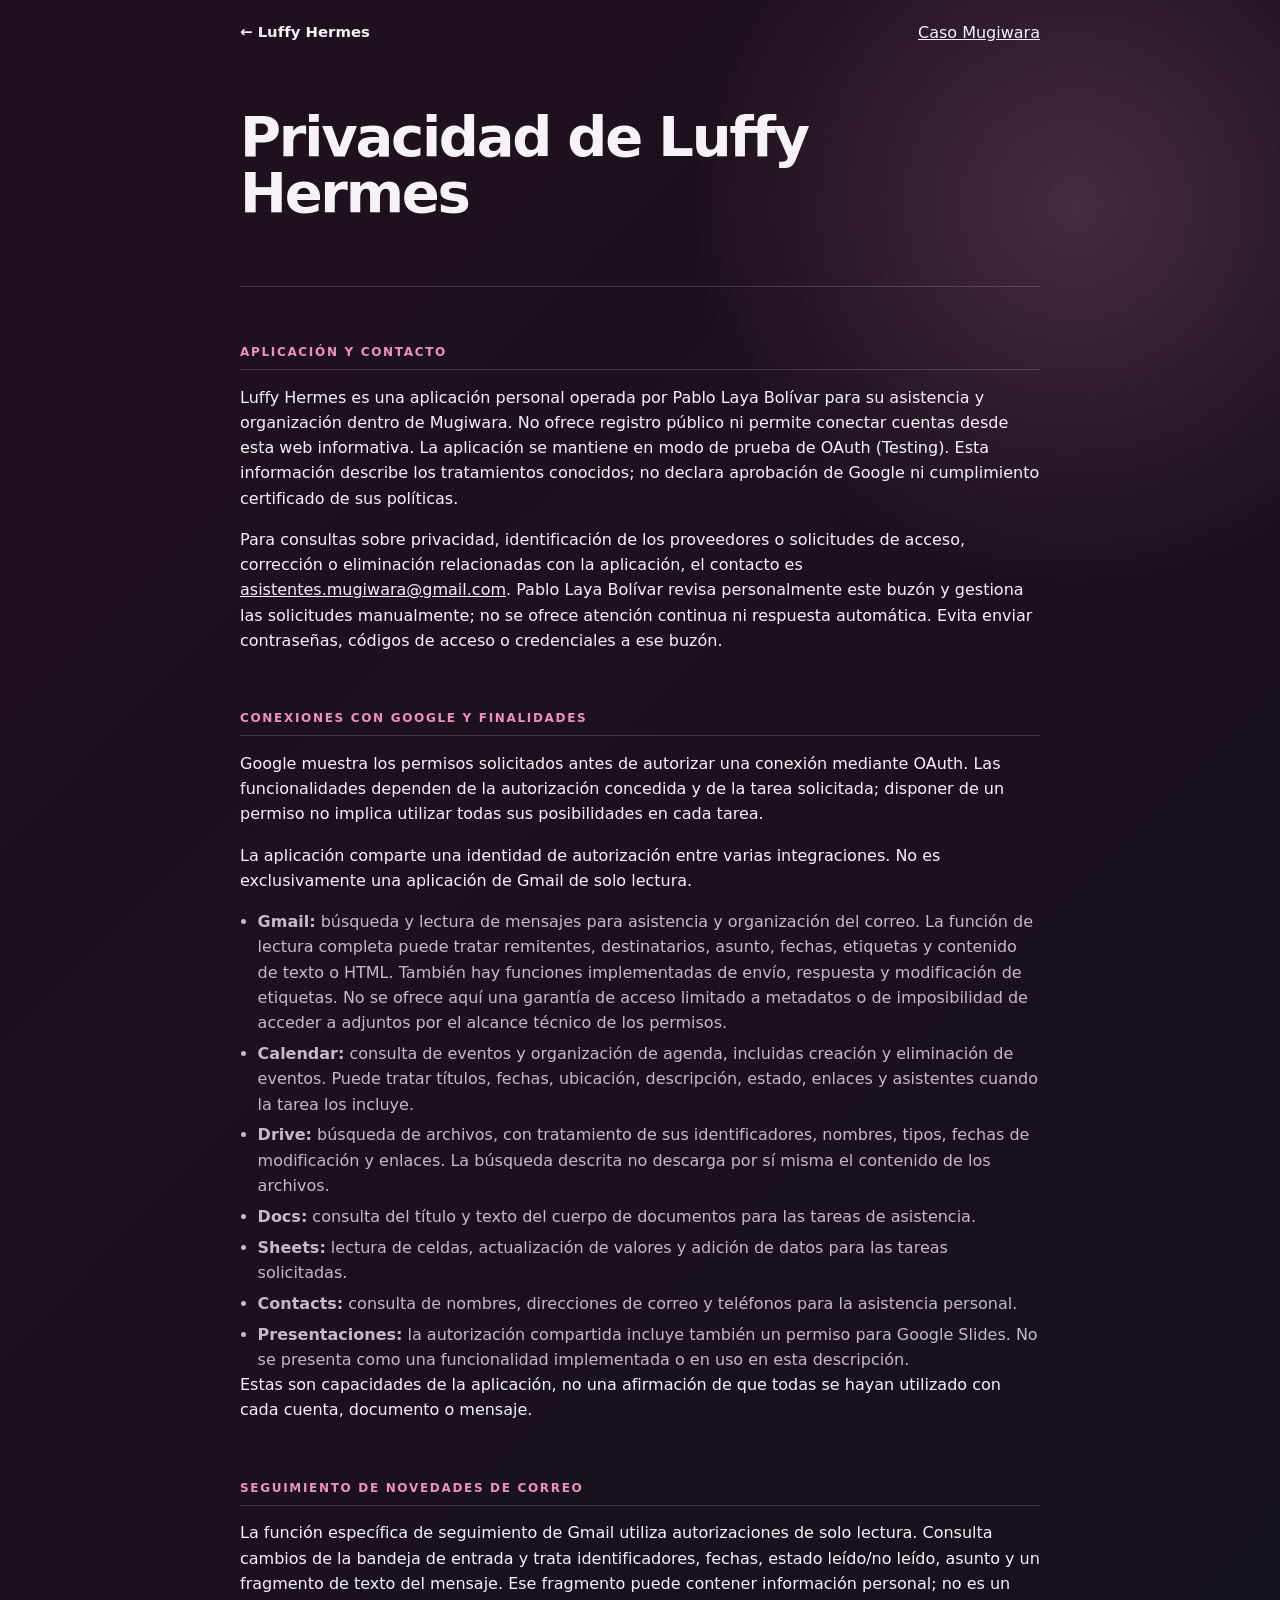
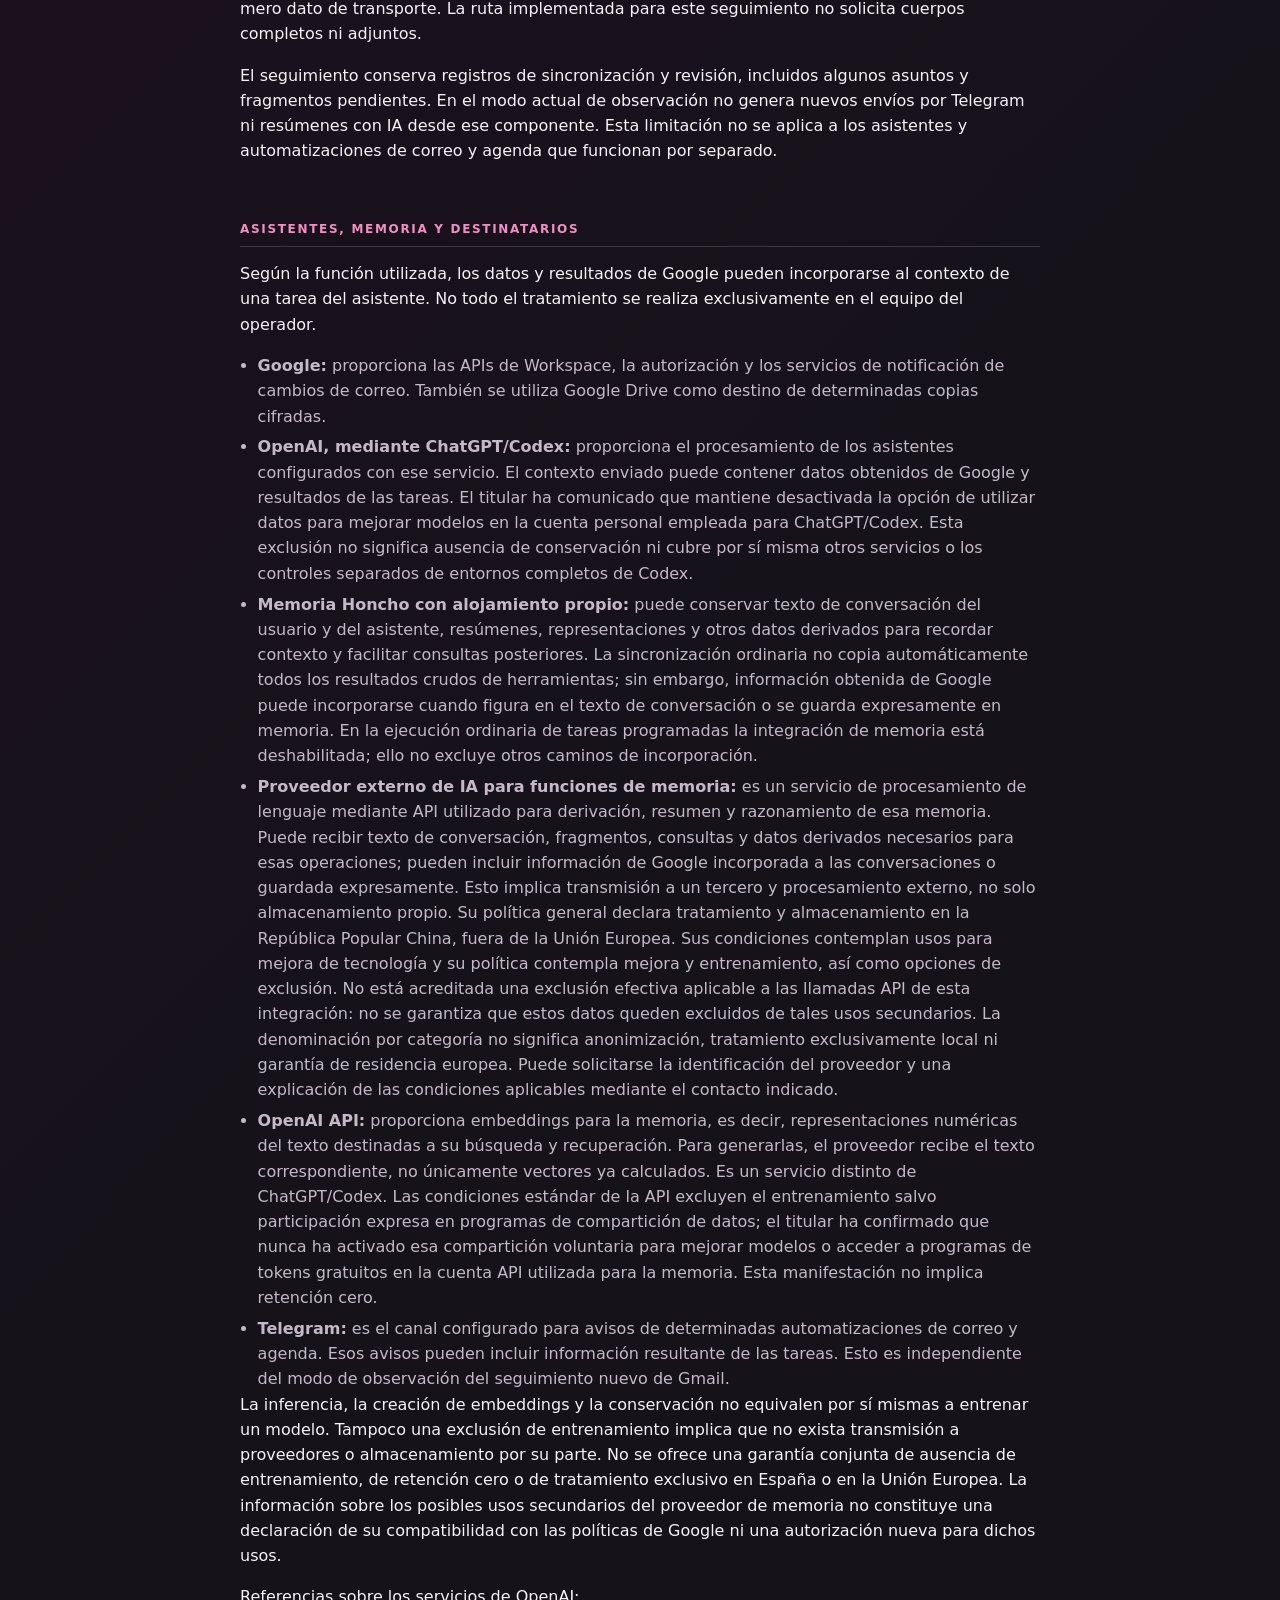
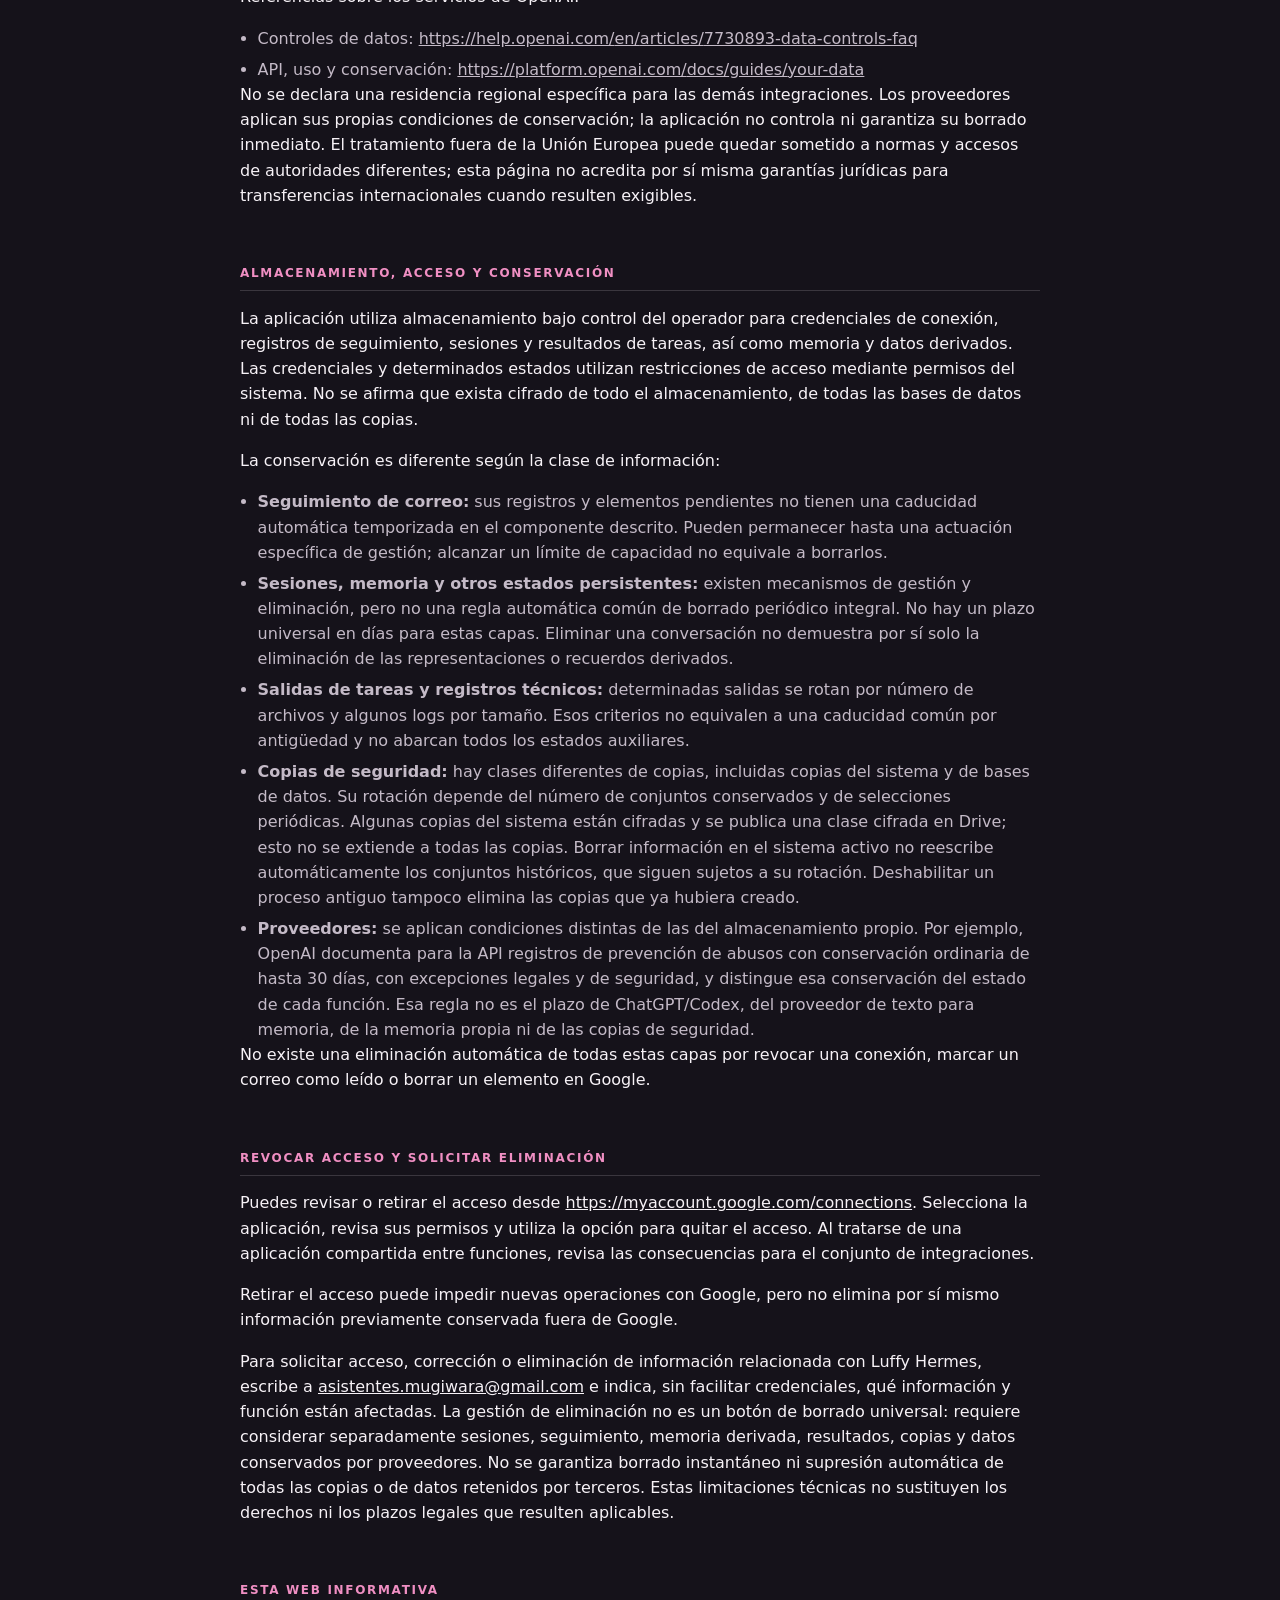
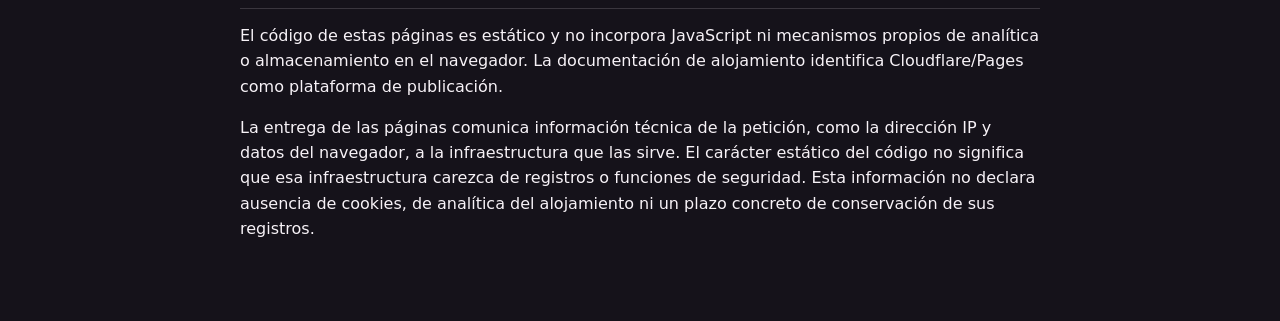
<file: luffy-hermes/privacidad/index.html>
<!DOCTYPE html>
<html lang="es">
<head>
  <meta charset="utf-8">
  <meta name="viewport" content="width=device-width, initial-scale=1">
  <title>Privacidad de Luffy Hermes · Mugiwara</title>
  <meta name="description" content="Datos, finalidades, destinatarios, conservación y contacto de privacidad de la aplicación personal Luffy Hermes.">
  <link rel="canonical" href="https://prodelaya.dev/luffy-hermes/privacidad/">
  <link rel="icon" type="image/png" href="/assets/favicon-16.png">
  <link rel="stylesheet" href="/cv.css">
</head>
<body class="cv-body">
  <div class="cv-page">
    <nav class="cv-utility" aria-label="Navegación de Luffy Hermes">
      <a class="cv-back" href="/luffy-hermes/">← Luffy Hermes</a>
      <a href="/#case-mugi">Caso Mugiwara</a>
    </nav>
    <main id="contenido">
      <header class="cv-hero"><h1>Privacidad de Luffy Hermes</h1></header>
      <section aria-labelledby="aplicacion-y-contacto"><h2 id="aplicacion-y-contacto">Aplicación y contacto</h2>
      <p>Luffy Hermes es una aplicación personal operada por Pablo Laya Bolívar para su asistencia y organización dentro de Mugiwara. No ofrece registro público ni permite conectar cuentas desde esta web informativa. La aplicación se mantiene en modo de prueba de OAuth (Testing). Esta información describe los tratamientos conocidos; no declara aprobación de Google ni cumplimiento certificado de sus políticas.</p>
      <p>Para consultas sobre privacidad, identificación de los proveedores o solicitudes de acceso, corrección o eliminación relacionadas con la aplicación, el contacto es <a href="mailto:asistentes.mugiwara@gmail.com">asistentes.mugiwara@gmail.com</a>. Pablo Laya Bolívar revisa personalmente este buzón y gestiona las solicitudes manualmente; no se ofrece atención continua ni respuesta automática. Evita enviar contraseñas, códigos de acceso o credenciales a ese buzón.</p>
      </section>
      <section aria-labelledby="conexiones-con-google-y-finalidades"><h2 id="conexiones-con-google-y-finalidades">Conexiones con Google y finalidades</h2>
      <p>Google muestra los permisos solicitados antes de autorizar una conexión mediante OAuth. Las funcionalidades dependen de la autorización concedida y de la tarea solicitada; disponer de un permiso no implica utilizar todas sus posibilidades en cada tarea.</p>
      <p>La aplicación comparte una identidad de autorización entre varias integraciones. No es exclusivamente una aplicación de Gmail de solo lectura.</p>
      <ul><li><strong>Gmail:</strong> búsqueda y lectura de mensajes para asistencia y organización del correo. La función de lectura completa puede tratar remitentes, destinatarios, asunto, fechas, etiquetas y contenido de texto o HTML. También hay funciones implementadas de envío, respuesta y modificación de etiquetas. No se ofrece aquí una garantía de acceso limitado a metadatos o de imposibilidad de acceder a adjuntos por el alcance técnico de los permisos.</li><li><strong>Calendar:</strong> consulta de eventos y organización de agenda, incluidas creación y eliminación de eventos. Puede tratar títulos, fechas, ubicación, descripción, estado, enlaces y asistentes cuando la tarea los incluye.</li><li><strong>Drive:</strong> búsqueda de archivos, con tratamiento de sus identificadores, nombres, tipos, fechas de modificación y enlaces. La búsqueda descrita no descarga por sí misma el contenido de los archivos.</li><li><strong>Docs:</strong> consulta del título y texto del cuerpo de documentos para las tareas de asistencia.</li><li><strong>Sheets:</strong> lectura de celdas, actualización de valores y adición de datos para las tareas solicitadas.</li><li><strong>Contacts:</strong> consulta de nombres, direcciones de correo y teléfonos para la asistencia personal.</li><li><strong>Presentaciones:</strong> la autorización compartida incluye también un permiso para Google Slides. No se presenta como una funcionalidad implementada o en uso en esta descripción.</li></ul>
      <p>Estas son capacidades de la aplicación, no una afirmación de que todas se hayan utilizado con cada cuenta, documento o mensaje.</p>
      </section>
      <section aria-labelledby="seguimiento-de-novedades-de-correo"><h2 id="seguimiento-de-novedades-de-correo">Seguimiento de novedades de correo</h2>
      <p>La función específica de seguimiento de Gmail utiliza autorizaciones de solo lectura. Consulta cambios de la bandeja de entrada y trata identificadores, fechas, estado leído/no leído, asunto y un fragmento de texto del mensaje. Ese fragmento puede contener información personal; no es un mero dato de transporte. La ruta implementada para este seguimiento no solicita cuerpos completos ni adjuntos.</p>
      <p>El seguimiento conserva registros de sincronización y revisión, incluidos algunos asuntos y fragmentos pendientes. En el modo actual de observación no genera nuevos envíos por Telegram ni resúmenes con IA desde ese componente. Esta limitación no se aplica a los asistentes y automatizaciones de correo y agenda que funcionan por separado.</p>
      </section>
      <section aria-labelledby="asistentes-memoria-y-destinatarios"><h2 id="asistentes-memoria-y-destinatarios">Asistentes, memoria y destinatarios</h2>
      <p>Según la función utilizada, los datos y resultados de Google pueden incorporarse al contexto de una tarea del asistente. No todo el tratamiento se realiza exclusivamente en el equipo del operador.</p>
      <ul><li><strong>Google:</strong> proporciona las APIs de Workspace, la autorización y los servicios de notificación de cambios de correo. También se utiliza Google Drive como destino de determinadas copias cifradas.</li><li><strong>OpenAI, mediante ChatGPT/Codex:</strong> proporciona el procesamiento de los asistentes configurados con ese servicio. El contexto enviado puede contener datos obtenidos de Google y resultados de las tareas. El titular ha comunicado que mantiene desactivada la opción de utilizar datos para mejorar modelos en la cuenta personal empleada para ChatGPT/Codex. Esta exclusión no significa ausencia de conservación ni cubre por sí misma otros servicios o los controles separados de entornos completos de Codex.</li><li><strong>Memoria Honcho con alojamiento propio:</strong> puede conservar texto de conversación del usuario y del asistente, resúmenes, representaciones y otros datos derivados para recordar contexto y facilitar consultas posteriores. La sincronización ordinaria no copia automáticamente todos los resultados crudos de herramientas; sin embargo, información obtenida de Google puede incorporarse cuando figura en el texto de conversación o se guarda expresamente en memoria. En la ejecución ordinaria de tareas programadas la integración de memoria está deshabilitada; ello no excluye otros caminos de incorporación.</li><li><strong>Proveedor externo de IA para funciones de memoria:</strong> es un servicio de procesamiento de lenguaje mediante API utilizado para derivación, resumen y razonamiento de esa memoria. Puede recibir texto de conversación, fragmentos, consultas y datos derivados necesarios para esas operaciones; pueden incluir información de Google incorporada a las conversaciones o guardada expresamente. Esto implica transmisión a un tercero y procesamiento externo, no solo almacenamiento propio. Su política general declara tratamiento y almacenamiento en la República Popular China, fuera de la Unión Europea. Sus condiciones contemplan usos para mejora de tecnología y su política contempla mejora y entrenamiento, así como opciones de exclusión. No está acreditada una exclusión efectiva aplicable a las llamadas API de esta integración: no se garantiza que estos datos queden excluidos de tales usos secundarios. La denominación por categoría no significa anonimización, tratamiento exclusivamente local ni garantía de residencia europea. Puede solicitarse la identificación del proveedor y una explicación de las condiciones aplicables mediante el contacto indicado.</li><li><strong>OpenAI API:</strong> proporciona embeddings para la memoria, es decir, representaciones numéricas del texto destinadas a su búsqueda y recuperación. Para generarlas, el proveedor recibe el texto correspondiente, no únicamente vectores ya calculados. Es un servicio distinto de ChatGPT/Codex. Las condiciones estándar de la API excluyen el entrenamiento salvo participación expresa en programas de compartición de datos; el titular ha confirmado que nunca ha activado esa compartición voluntaria para mejorar modelos o acceder a programas de tokens gratuitos en la cuenta API utilizada para la memoria. Esta manifestación no implica retención cero.</li><li><strong>Telegram:</strong> es el canal configurado para avisos de determinadas automatizaciones de correo y agenda. Esos avisos pueden incluir información resultante de las tareas. Esto es independiente del modo de observación del seguimiento nuevo de Gmail.</li></ul>
      <p>La inferencia, la creación de embeddings y la conservación no equivalen por sí mismas a entrenar un modelo. Tampoco una exclusión de entrenamiento implica que no exista transmisión a proveedores o almacenamiento por su parte. No se ofrece una garantía conjunta de ausencia de entrenamiento, de retención cero o de tratamiento exclusivo en España o en la Unión Europea. La información sobre los posibles usos secundarios del proveedor de memoria no constituye una declaración de su compatibilidad con las políticas de Google ni una autorización nueva para dichos usos.</p>
      <p>Referencias sobre los servicios de OpenAI:</p>
      <ul><li>Controles de datos: <a href="https://help.openai.com/en/articles/7730893-data-controls-faq">https:/<wbr>/<wbr>help.openai.com/<wbr>en/<wbr>articles/<wbr>7730893-data-controls-faq</a></li><li>API, uso y conservación: <a href="https://platform.openai.com/docs/guides/your-data">https:/<wbr>/<wbr>platform.openai.com/<wbr>docs/<wbr>guides/<wbr>your-data</a></li></ul>
      <p>No se declara una residencia regional específica para las demás integraciones. Los proveedores aplican sus propias condiciones de conservación; la aplicación no controla ni garantiza su borrado inmediato. El tratamiento fuera de la Unión Europea puede quedar sometido a normas y accesos de autoridades diferentes; esta página no acredita por sí misma garantías jurídicas para transferencias internacionales cuando resulten exigibles.</p>
      </section>
      <section aria-labelledby="almacenamiento-acceso-y-conservacion"><h2 id="almacenamiento-acceso-y-conservacion">Almacenamiento, acceso y conservación</h2>
      <p>La aplicación utiliza almacenamiento bajo control del operador para credenciales de conexión, registros de seguimiento, sesiones y resultados de tareas, así como memoria y datos derivados. Las credenciales y determinados estados utilizan restricciones de acceso mediante permisos del sistema. No se afirma que exista cifrado de todo el almacenamiento, de todas las bases de datos ni de todas las copias.</p>
      <p>La conservación es diferente según la clase de información:</p>
      <ul><li><strong>Seguimiento de correo:</strong> sus registros y elementos pendientes no tienen una caducidad automática temporizada en el componente descrito. Pueden permanecer hasta una actuación específica de gestión; alcanzar un límite de capacidad no equivale a borrarlos.</li><li><strong>Sesiones, memoria y otros estados persistentes:</strong> existen mecanismos de gestión y eliminación, pero no una regla automática común de borrado periódico integral. No hay un plazo universal en días para estas capas. Eliminar una conversación no demuestra por sí solo la eliminación de las representaciones o recuerdos derivados.</li><li><strong>Salidas de tareas y registros técnicos:</strong> determinadas salidas se rotan por número de archivos y algunos logs por tamaño. Esos criterios no equivalen a una caducidad común por antigüedad y no abarcan todos los estados auxiliares.</li><li><strong>Copias de seguridad:</strong> hay clases diferentes de copias, incluidas copias del sistema y de bases de datos. Su rotación depende del número de conjuntos conservados y de selecciones periódicas. Algunas copias del sistema están cifradas y se publica una clase cifrada en Drive; esto no se extiende a todas las copias. Borrar información en el sistema activo no reescribe automáticamente los conjuntos históricos, que siguen sujetos a su rotación. Deshabilitar un proceso antiguo tampoco elimina las copias que ya hubiera creado.</li><li><strong>Proveedores:</strong> se aplican condiciones distintas de las del almacenamiento propio. Por ejemplo, OpenAI documenta para la API registros de prevención de abusos con conservación ordinaria de hasta 30 días, con excepciones legales y de seguridad, y distingue esa conservación del estado de cada función. Esa regla no es el plazo de ChatGPT/Codex, del proveedor de texto para memoria, de la memoria propia ni de las copias de seguridad.</li></ul>
      <p>No existe una eliminación automática de todas estas capas por revocar una conexión, marcar un correo como leído o borrar un elemento en Google.</p>
      </section>
      <section aria-labelledby="revocar-acceso-y-solicitar-eliminacion"><h2 id="revocar-acceso-y-solicitar-eliminacion">Revocar acceso y solicitar eliminación</h2>
      <p>Puedes revisar o retirar el acceso desde <a href="https://myaccount.google.com/connections">https:/<wbr>/<wbr>myaccount.google.com/<wbr>connections</a>. Selecciona la aplicación, revisa sus permisos y utiliza la opción para quitar el acceso. Al tratarse de una aplicación compartida entre funciones, revisa las consecuencias para el conjunto de integraciones.</p>
      <p>Retirar el acceso puede impedir nuevas operaciones con Google, pero no elimina por sí mismo información previamente conservada fuera de Google.</p>
      <p>Para solicitar acceso, corrección o eliminación de información relacionada con Luffy Hermes, escribe a <a href="mailto:asistentes.mugiwara@gmail.com">asistentes.mugiwara@gmail.com</a> e indica, sin facilitar credenciales, qué información y función están afectadas. La gestión de eliminación no es un botón de borrado universal: requiere considerar separadamente sesiones, seguimiento, memoria derivada, resultados, copias y datos conservados por proveedores. No se garantiza borrado instantáneo ni supresión automática de todas las copias o de datos retenidos por terceros. Estas limitaciones técnicas no sustituyen los derechos ni los plazos legales que resulten aplicables.</p>
      </section>
      <section aria-labelledby="esta-web-informativa"><h2 id="esta-web-informativa">Esta web informativa</h2>
      <p>El código de estas páginas es estático y no incorpora JavaScript ni mecanismos propios de analítica o almacenamiento en el navegador. La documentación de alojamiento identifica Cloudflare/Pages como plataforma de publicación.</p>
      <p>La entrega de las páginas comunica información técnica de la petición, como la dirección IP y datos del navegador, a la infraestructura que las sirve. El carácter estático del código no significa que esa infraestructura carezca de registros o funciones de seguridad. Esta información no declara ausencia de cookies, de analítica del alojamiento ni un plazo concreto de conservación de sus registros.</p>
      </section>
    </main>
  </div>
</body>
</html>
</file>
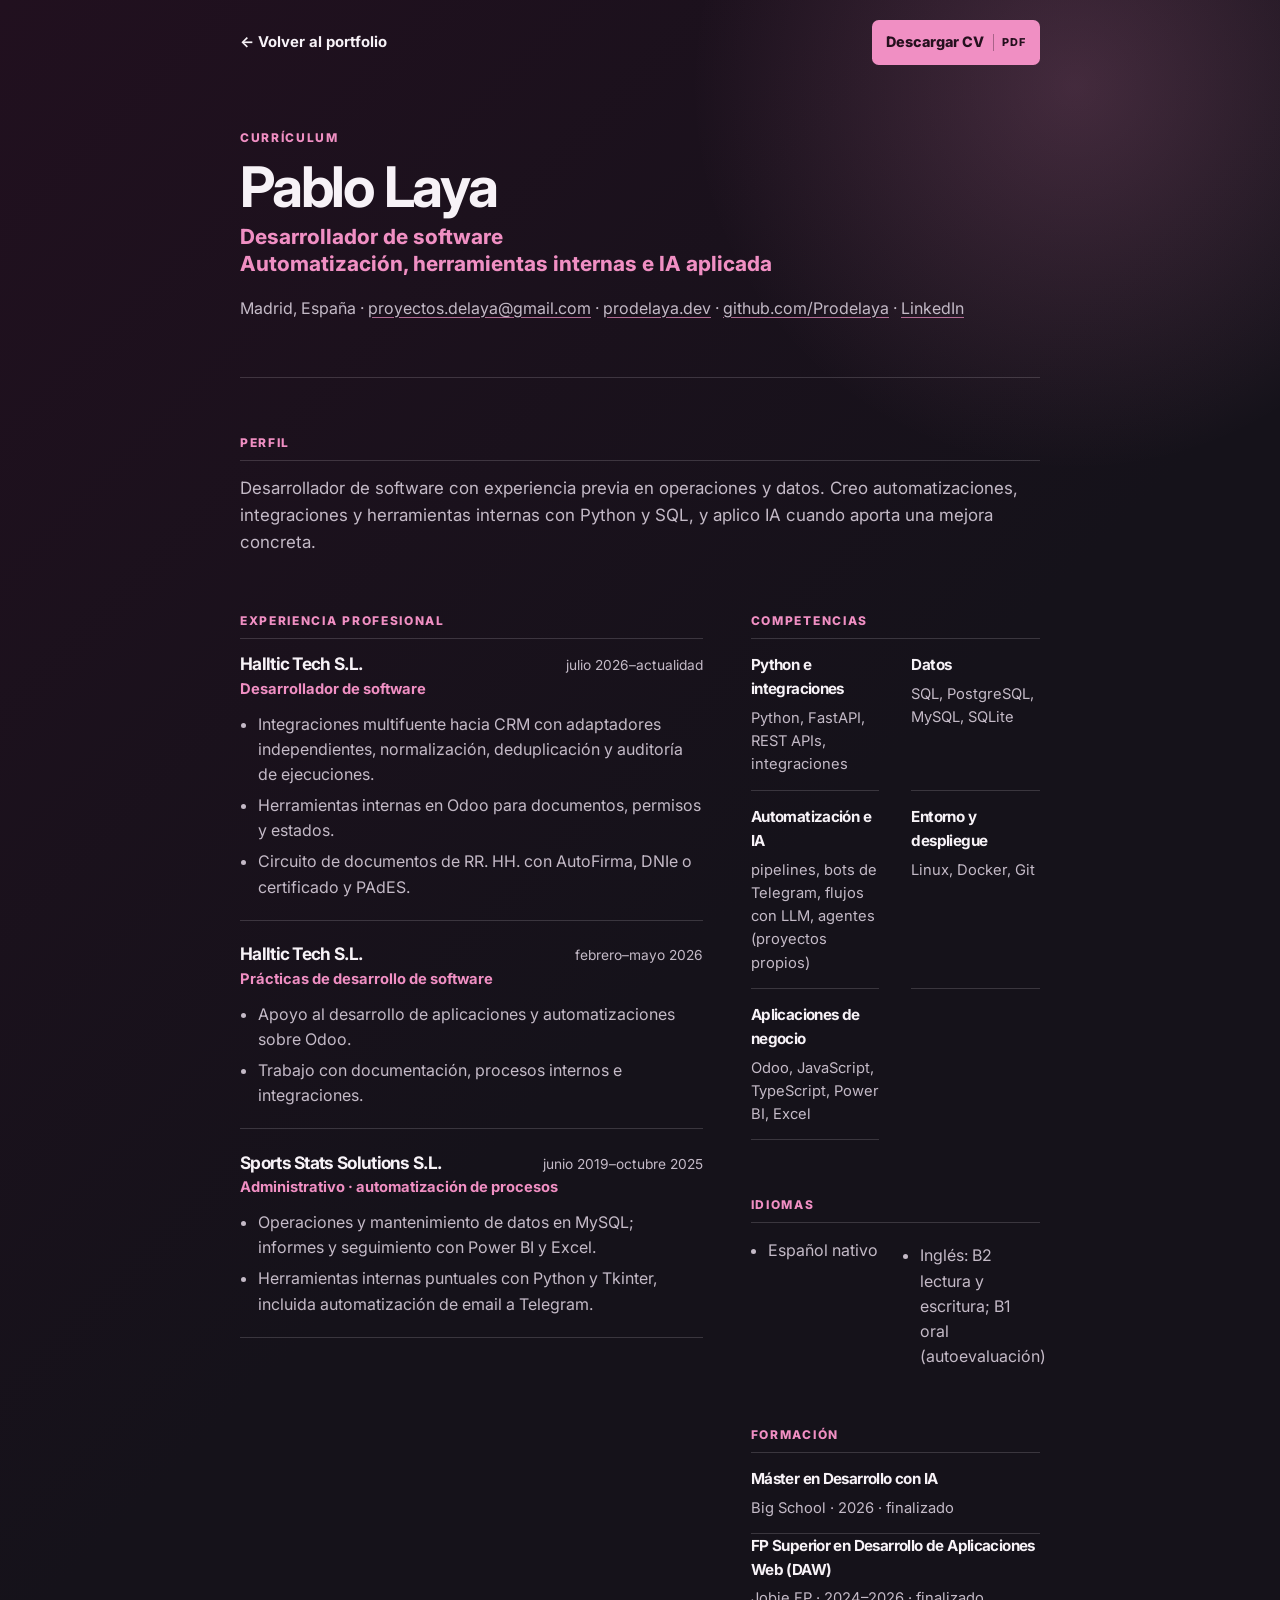
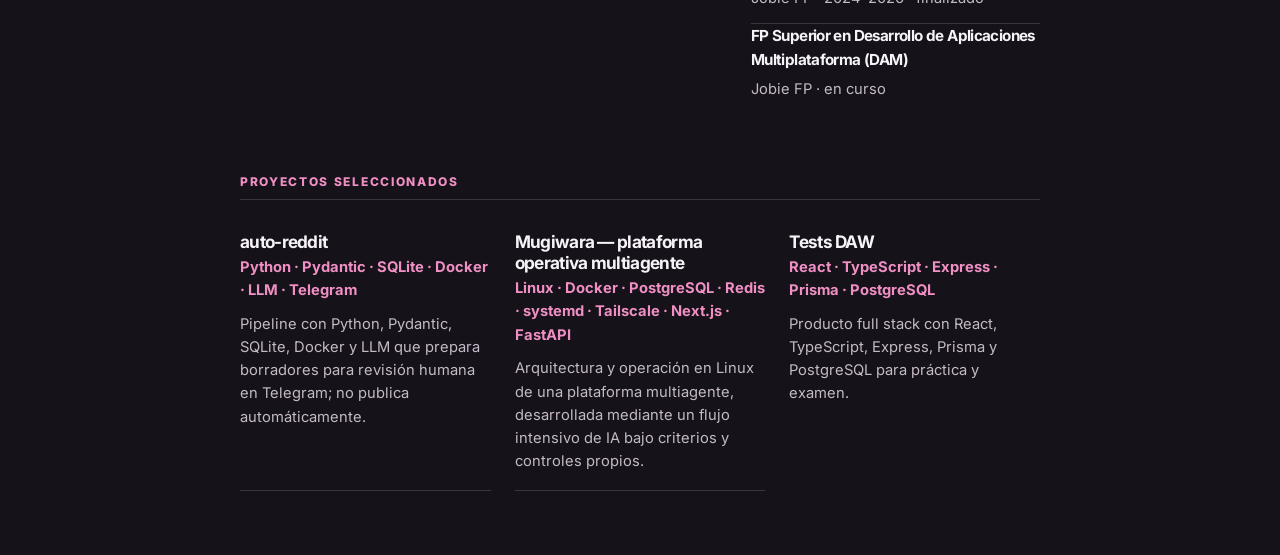
<file: cv.html>
<!doctype html>
<html lang="es">
<head>
  <meta charset="UTF-8">
  <meta name="viewport" content="width=device-width, initial-scale=1.0">
  <meta name="description" content="Pablo Laya, Desarrollador de software en Madrid, España. Python, Automatización, herramientas internas e IA aplicada.">
  <link rel="canonical" href="https://prodelaya.dev/cv">
  <meta property="og:title" content="Pablo Laya · Desarrollador de software — Python, Automatización, herramientas internas e IA aplicada">
  <meta property="og:description" content="Pablo Laya, Desarrollador de software en Madrid, España. Python, Automatización, herramientas internas e IA aplicada.">
  <meta property="og:type" content="profile">
  <meta property="og:url" content="https://prodelaya.dev/cv">
  <meta property="og:image" content="https://prodelaya.dev/assets/social-card-1200x630.png">
  <meta property="og:image:width" content="1200">
  <meta property="og:image:height" content="630">
  <meta property="og:image:alt" content="Pablo Laya · Desarrollador de software · Madrid, España">
  <meta property="og:locale" content="es_ES">
  <meta name="twitter:card" content="summary_large_image">
  <meta name="twitter:title" content="Pablo Laya · Desarrollador de software — Python, Automatización, herramientas internas e IA aplicada">
  <meta name="twitter:description" content="Pablo Laya, Desarrollador de software en Madrid, España. Python, Automatización, herramientas internas e IA aplicada.">
  <meta name="twitter:image" content="https://prodelaya.dev/assets/social-card-1200x630.png">
  <meta name="twitter:image:alt" content="Pablo Laya · Desarrollador de software · Madrid, España">
  <title>CV · Pablo Laya · Desarrollador de software — Python, Automatización, herramientas internas e IA aplicada</title>
  <script type="application/ld+json">{"@context":"https://schema.org","@type":"Person","@id":"https://prodelaya.dev/#person","name":"Pablo Laya","url":"https://prodelaya.dev","jobTitle":"Desarrollador de software · Automatización, herramientas internas e IA aplicada","sameAs":["https://github.com/Prodelaya","https://linkedin.com/in/pablo-laya-bol%C3%ADvar"],"knowsAbout":["Python, FastAPI, REST APIs, integraciones","SQL, PostgreSQL, MySQL, SQLite","pipelines, bots de Telegram, flujos con LLM, agentes (proyectos propios)","Linux, Docker, Git","Odoo, JavaScript, TypeScript, Power BI, Excel"]}</script>
  <script type="application/ld+json">{"@context":"https://schema.org","@type":"ProfilePage","url":"https://prodelaya.dev/cv","name":"Pablo Laya · Desarrollador de software — Python, Automatización, herramientas internas e IA aplicada","description":"Pablo Laya, Desarrollador de software en Madrid, España. Python, Automatización, herramientas internas e IA aplicada.","mainEntity":{"@id":"https://prodelaya.dev/#person"}}</script>
  <link rel="preconnect" href="https://fonts.googleapis.com">
  <link rel="preconnect" href="https://fonts.gstatic.com" crossorigin>
  <link href="https://fonts.googleapis.com/css2?family=Inter:wght@400;500;600;700&display=swap" rel="stylesheet">
  <link rel="stylesheet" href="cv.css">
</head>
<body class="cv-body">
  <main class="cv-page">
    <div class="cv-utility"><a class="cv-back" href="index.html">← Volver al portfolio</a><a class="cv-download" href="assets/cv-pablo-laya.pdf" download>Descargar CV <span>PDF</span></a></div>
    <header class="cv-hero"><p class="cv-eyebrow">Currículum</p><h1>Pablo Laya</h1><p class="cv-role"><span>Desarrollador de software</span><span>Automatización, herramientas internas e IA aplicada</span></p><p class="cv-contact">Madrid, España · <a href="mailto:proyectos.delaya@gmail.com">proyectos.delaya@gmail.com</a> · <a href="https://prodelaya.dev">prodelaya.dev</a> · <a href="https://github.com/Prodelaya">github.com/Prodelaya</a> · <a href="https://linkedin.com/in/pablo-laya-bol%C3%ADvar">LinkedIn</a></p></header>
    <section class="cv-profile" aria-labelledby="perfil"><h2 id="perfil">Perfil</h2><p>Desarrollador de software con experiencia previa en operaciones y datos. Creo automatizaciones, integraciones y herramientas internas con Python y SQL, y aplico IA cuando aporta una mejora concreta.</p></section>
    <div class="cv-content-grid">
      <section class="cv-experience" aria-labelledby="experiencia"><h2 id="experiencia">Experiencia profesional</h2><article class="cv-entry"><div class="cv-entry-head"><h3>Halltic Tech S.L.</h3><span class="cv-date">julio 2026–actualidad</span></div><p class="cv-subtitle">Desarrollador de software</p><ul><li>Integraciones multifuente hacia CRM con adaptadores independientes, normalización, deduplicación y auditoría de ejecuciones.</li><li>Herramientas internas en Odoo para documentos, permisos y estados.</li><li>Circuito de documentos de RR. HH. con AutoFirma, DNIe o certificado y PAdES.</li></ul></article>
<article class="cv-entry"><div class="cv-entry-head"><h3>Halltic Tech S.L.</h3><span class="cv-date">febrero–mayo 2026</span></div><p class="cv-subtitle">Prácticas de desarrollo de software</p><ul><li>Apoyo al desarrollo de aplicaciones y automatizaciones sobre Odoo.</li><li>Trabajo con documentación, procesos internos e integraciones.</li></ul></article>
<article class="cv-entry"><div class="cv-entry-head"><h3>Sports Stats Solutions S.L.</h3><span class="cv-date">junio 2019–octubre 2025</span></div><p class="cv-subtitle">Administrativo · automatización de procesos</p><ul><li>Operaciones y mantenimiento de datos en MySQL; informes y seguimiento con Power BI y Excel.</li><li>Herramientas internas puntuales con Python y Tkinter, incluida automatización de email a Telegram.</li></ul></article></section>
      <aside class="cv-side-column" aria-label="Competencias, idiomas y formación">
        <section class="cv-skills-section" aria-labelledby="competencias"><h2 id="competencias">Competencias</h2><div class="cv-skills"><article class="cv-skill-group"><h3>Python e integraciones</h3><p>Python, FastAPI, REST APIs, integraciones</p></article>
<article class="cv-skill-group"><h3>Datos</h3><p>SQL, PostgreSQL, MySQL, SQLite</p></article>
<article class="cv-skill-group"><h3>Automatización e IA</h3><p>pipelines, bots de Telegram, flujos con LLM, agentes (proyectos propios)</p></article>
<article class="cv-skill-group"><h3>Entorno y despliegue</h3><p>Linux, Docker, Git</p></article>
<article class="cv-skill-group"><h3>Aplicaciones de negocio</h3><p>Odoo, JavaScript, TypeScript, Power BI, Excel</p></article></div></section>
        <section class="cv-languages" aria-labelledby="idiomas"><h2 id="idiomas">Idiomas</h2><ul><li>Español nativo</li><li>Inglés: B2 lectura y escritura; B1 oral (autoevaluación)</li></ul></section>
        <section class="cv-education" aria-labelledby="formacion"><h2 id="formacion">Formación</h2><article class="cv-education-entry"><h3>Máster en Desarrollo con IA</h3><p>Big School · 2026 · finalizado</p></article>
<article class="cv-education-entry"><h3>FP Superior en Desarrollo de Aplicaciones Web (DAW)</h3><p>Jobie FP · 2024–2026 · finalizado</p></article>
<article class="cv-education-entry"><h3>FP Superior en Desarrollo de Aplicaciones Multiplataforma (DAM)</h3><p>Jobie FP · en curso</p></article></section>
      </aside>
    </div>
    <section class="cv-projects" aria-labelledby="proyectos"><h2 id="proyectos">Proyectos seleccionados</h2><article class="cv-project"><h3>auto-reddit</h3><p class="cv-tech">Python · Pydantic · SQLite · Docker · LLM · Telegram</p><p>Pipeline con Python, Pydantic, SQLite, Docker y LLM que prepara borradores para revisión humana en Telegram; no publica automáticamente.</p></article>
<article class="cv-project"><h3>Mugiwara — plataforma operativa multiagente</h3><p class="cv-tech">Linux · Docker · PostgreSQL · Redis · systemd · Tailscale · Next.js · FastAPI</p><p>Arquitectura y operación en Linux de una plataforma multiagente, desarrollada mediante un flujo intensivo de IA bajo criterios y controles propios.</p></article>
<article class="cv-project"><h3>Tests DAW</h3><p class="cv-tech">React · TypeScript · Express · Prisma · PostgreSQL</p><p>Producto full stack con React, TypeScript, Express, Prisma y PostgreSQL para práctica y examen.</p></article></section>
  </main>
</body>
</html>
</file>
<file: styles.css>
:root {
  --bg: #15121a;
  --surface: #211b28;
  --surface-raised: #2a2231;
  --text: #f7f2f7;
  --muted: #c4bac7;
  --magenta: #ff3ea5;
  --raspberry: #e92e68;
  --red: #ff3b5f;
  --pink-soft: #f08fc3;
  --accent: var(--pink-soft);
  --accent-dark: #4b1838;
  --accent-line: rgba(240, 143, 195, 0.42);
  --border: rgba(247, 242, 247, 0.14);
  --font:
    Inter, ui-sans-serif, system-ui, -apple-system, BlinkMacSystemFont,
    "Segoe UI", sans-serif;
  --content-width: 1120px;
}

* {
  box-sizing: border-box;
}
html {
  scroll-behavior: smooth;
  scroll-padding-top: 5rem;
}
body {
  margin: 0;
  color: var(--text);
  background:
    radial-gradient(
      circle at 80% 0,
      rgba(255, 62, 165, 0.16),
      transparent 27rem
    ),
    var(--bg);
  font-family: var(--font);
  font-size: 16px;
  line-height: 1.6;
}
a {
  color: inherit;
}
button {
  font: inherit;
}
.container {
  width: min(var(--content-width), calc(100% - 3rem));
  margin: 0 auto;
}

.skip-link {
  position: fixed;
  z-index: 10;
  top: 1rem;
  left: 1rem;
  padding: 0.7rem 1rem;
  color: #25101e;
  background: var(--accent);
  border-radius: 0.4rem;
  transform: translateY(-160%);
}
.skip-link:focus {
  transform: translateY(0);
}
.site-header {
  position: sticky;
  z-index: 5;
  top: 0;
  border-bottom: 1px solid rgba(247, 242, 247, 0.08);
  background: rgba(21, 18, 26, 0.88);
  backdrop-filter: blur(14px);
}
.nav-wrap {
  display: flex;
  align-items: center;
  justify-content: space-between;
  min-height: 4.5rem;
  gap: 1.25rem;
}
.brand {
  font-size: 1.1rem;
  font-weight: 700;
  letter-spacing: -0.08em;
  text-decoration: none;
}
.brand span,
.eyebrow {
  color: var(--accent);
}
nav {
  display: flex;
  flex-wrap: wrap;
  justify-content: center;
  gap: 1.3rem;
}
nav a,
.hero-links a,
.site-footer a {
  color: var(--muted);
  font-size: 0.88rem;
  text-decoration: none;
}
nav a:hover,
.hero-links a:hover,
.site-footer a:hover {
  color: var(--text);
}
.nav-contact {
  padding: 0.45rem 0.8rem;
  border: 1px solid var(--border);
  border-radius: 0.4rem;
  font-size: 0.85rem;
  font-weight: 600;
  text-decoration: none;
}

.section {
  padding: clamp(4.5rem, 9vw, 7rem) 0;
}
.hero {
  padding-top: clamp(4rem, 7vw, 6rem);
  padding-bottom: clamp(4rem, 7vw, 6rem);
}
.hero-copy {
  max-width: 52rem;
}
.eyebrow {
  margin: 0 0 0.9rem;
  font-size: 0.76rem;
  font-weight: 700;
  letter-spacing: 0.08em;
  text-transform: uppercase;
}
h1,
h2,
h3,
h4,
p {
  margin-top: 0;
}
h1,
h2,
h3,
h4 {
  letter-spacing: -0.045em;
}
h1 {
  max-width: 20ch;
  margin-bottom: 1.3rem;
  color: var(--text);
  font-size: clamp(2.5rem, 5.2vw, 4.75rem);
  line-height: 1.08;
}
.hero-title-accent {
  color: var(--pink-soft);
}
h2 {
  margin-bottom: 1rem;
  font-size: clamp(2rem, 4.2vw, 3.35rem);
  line-height: 1.12;
}
h3 {
  margin-bottom: 0.9rem;
  font-size: clamp(1.35rem, 2.2vw, 1.75rem);
  line-height: 1.2;
}
.lede,
.section-heading > p,
.about-layout div > p {
  max-width: 45rem;
  color: var(--muted);
  font-size: clamp(1.03rem, 1.3vw, 1.14rem);
}
.hero-actions,
.case-links,
.contact-actions,
.demo-links,
.demo-links div {
  display: flex;
  flex-wrap: wrap;
  align-items: center;
  gap: 0.8rem;
}
.hero-actions {
  margin: 2rem 0 1.4rem;
}
.button {
  display: inline-flex;
  align-items: center;
  justify-content: center;
  min-height: 3rem;
  padding: 0.7rem 1.05rem;
  border: 1px solid transparent;
  border-radius: 0.45rem;
  font-size: 0.92rem;
  font-weight: 700;
  text-decoration: none;
}
.button-primary {
  color: #25101e;
  background: linear-gradient(110deg, var(--magenta), var(--red));
}
.button-secondary {
  border-color: var(--border);
  color: var(--text);
  background: transparent;
}
.file-type {
  margin-inline-start: 0.4rem;
  padding: 0.08rem 0.32rem;
  border: 1px solid currentColor;
  border-radius: 0.2rem;
  font-size: 0.65rem;
  letter-spacing: 0.06em;
}
.text-action {
  color: var(--muted);
  font-size: 0.9rem;
  font-weight: 700;
  text-decoration: none;
}
.hero-links {
  display: flex;
  flex-wrap: wrap;
  gap: 1.2rem;
}

.evidence-section {
  padding-block: clamp(2.75rem, 6vw, 4rem);
  border-top: 1px solid var(--border);
  border-bottom: 1px solid var(--border);
  background: rgba(42, 34, 49, 0.34);
}
.evidence-section h2 {
  margin-bottom: 1.5rem;
  font-size: clamp(1.75rem, 3.2vw, 2.45rem);
}
.evidence-band {
  display: grid;
  grid-template-columns: repeat(4, minmax(0, 1fr));
  border: 1px solid var(--accent-line);
  border-radius: 0.7rem;
  overflow: hidden;
}
.evidence-item {
  min-width: 0;
  padding: 1rem 1.1rem;
  color: var(--muted);
  text-decoration: none;
}
.evidence-item + .evidence-item {
  border-left: 1px solid var(--border);
}
.evidence-item strong,
.evidence-item > span {
  display: block;
}
.evidence-item strong {
  color: var(--text);
  font-size: 1rem;
}
.evidence-item strong span {
  color: var(--pink-soft);
}
.evidence-item > span {
  margin-top: 0.25rem;
  font-size: 0.78rem;
  line-height: 1.4;
}
.evidence-item:hover {
  background: rgba(255, 62, 165, 0.08);
}
.cases-section {
  border-top: 1px solid var(--border);
}
.section-heading {
  max-width: 50rem;
  margin-bottom: 3rem;
}
.section-heading > p:last-child {
  margin-bottom: 0;
}
.case-grid {
  display: grid;
  grid-template-columns: repeat(2, minmax(0, 1fr));
  gap: 1rem;
}
.case-card {
  display: flex;
  flex-direction: column;
  min-height: 100%;
  padding: clamp(1.4rem, 3vw, 2rem);
  border: 1px solid var(--border);
  border-radius: 0.75rem;
  background: var(--surface);
}
.case-card.featured {
  border-color: var(--accent-line);
  background: linear-gradient(
    145deg,
    rgba(240, 143, 195, 0.13),
    var(--surface) 48%
  );
}
.case-card p {
  color: var(--muted);
}
.case-card p:last-of-type {
  margin-bottom: 1.5rem;
}
.case-tech-groups {
  display: grid;
  gap: 0.3rem;
  margin: -0.1rem 0 1rem;
}
.case-tech-groups p,
.case-tech-detail p {
  margin: 0;
  color: var(--muted);
  font-size: 0.84rem;
}
.case-tech-detail {
  margin: -0.25rem 0 1rem;
  color: var(--muted);
  font-size: 0.84rem;
}
.case-tech-detail summary {
  color: var(--accent);
  cursor: pointer;
  font-weight: 700;
}
.case-tech-detail[open] summary {
  margin-bottom: 0.45rem;
}
.case-visual {
  margin: 0.25rem 0 1.25rem;
}
.case-visual img {
  display: block;
  width: 100%;
  height: auto;
  border: 1px solid var(--border);
  border-radius: 0.45rem;
  object-fit: contain;
}
.case-visual figcaption {
  margin-top: 0.55rem;
  color: var(--muted);
  font-size: 0.78rem;
  line-height: 1.45;
}
.case-meta {
  display: flex;
  flex-wrap: wrap;
  gap: 0.5rem;
  margin-bottom: 1.5rem;
}
.case-meta span {
  padding: 0.22rem 0.48rem;
  border: 1px solid var(--border);
  border-radius: 99px;
  color: var(--muted);
  font-size: 0.68rem;
  font-weight: 600;
}
.featured .case-meta span:last-child {
  border-color: var(--accent-line);
  color: var(--accent);
}
.tech-line {
  padding-top: 1rem;
  border-top: 1px solid var(--border);
  font-size: 0.88rem;
}
.case-links {
  margin-top: auto;
}
.case-links a,
.demo-links a {
  color: var(--accent);
  font-size: 0.86rem;
  font-weight: 700;
  text-decoration: none;
}
.demos-card {
  grid-column: span 2;
}
.demo-links {
  align-items: stretch;
  margin-top: auto;
}
.demo-links div {
  flex: 1 1 16rem;
  gap: 0.45rem 1rem;
  padding: 0.8rem 0;
  border-top: 1px solid var(--border);
}
.demo-links strong {
  width: 100%;
  font-size: 0.9rem;
}

.trajectory-section {
  background: var(--surface);
}
.timeline-grid {
  display: grid;
  grid-template-columns: repeat(2, minmax(0, 1fr));
  gap: 3rem;
}
.timeline-grid h3 {
  margin-bottom: 1.4rem;
}
.timeline-grid ol {
  display: grid;
  gap: 1.25rem;
  margin: 0;
  padding: 0;
  list-style: none;
}
.timeline-grid li {
  position: relative;
  padding-left: 1.2rem;
  border-left: 1px solid var(--accent-line);
}
.timeline-grid li::before {
  position: absolute;
  top: 0.3rem;
  left: -0.3rem;
  width: 0.55rem;
  height: 0.55rem;
  border-radius: 50%;
  background: var(--accent);
  content: "";
}
.timeline-grid h4 {
  margin: 0.05rem 0 0.25rem;
  font-size: 1rem;
}
.timeline-grid p {
  margin-bottom: 0;
  color: var(--muted);
  font-size: 0.92rem;
}
.timeline-grid .timeline-date {
  color: var(--accent);
  font-size: 0.78rem;
  font-weight: 700;
  letter-spacing: 0.04em;
}

.about-layout {
  display: grid;
  grid-template-columns: 0.65fr 1.35fr;
  gap: 2rem;
}
.about-layout h2 {
  max-width: 17ch;
}
.contact-section {
  padding-top: 0;
}
.contact-card {
  display: grid;
  grid-template-columns: 1.2fr 0.8fr;
  gap: 2rem;
  align-items: end;
  padding: clamp(1.5rem, 4vw, 3rem);
  border: 1px solid var(--accent-line);
  border-radius: 0.8rem;
  background: linear-gradient(
    130deg,
    var(--surface),
    rgba(240, 143, 195, 0.14)
  );
}
.contact-card h2 {
  margin-bottom: 0;
  font-size: clamp(1.7rem, 3.2vw, 2.7rem);
}
.copy-email {
  min-height: 3rem;
  padding: 0.7rem 0.9rem;
  border: 1px solid var(--border);
  border-radius: 0.45rem;
  color: var(--text);
  background: transparent;
  cursor: pointer;
}
.copy-status {
  width: 100%;
  min-height: 1.5rem;
  margin: 0;
  color: var(--accent);
  font-size: 0.82rem;
}
.site-footer {
  padding: 2rem 0;
  border-top: 1px solid var(--border);
}
.site-footer .container {
  display: flex;
  justify-content: space-between;
  gap: 1rem;
}
.site-footer span {
  color: var(--muted);
  font-size: 0.85rem;
}
.site-footer div {
  display: flex;
  flex-wrap: wrap;
  justify-content: flex-end;
  gap: 1rem;
}
:focus-visible {
  outline: 3px solid var(--accent);
  outline-offset: 3px;
}

.capabilities-section {
  border-top: 1px solid var(--border);
  background: rgba(33, 27, 40, 0.38);
}
.capability-grid {
  display: grid;
  grid-template-columns: repeat(4, minmax(0, 1fr));
  gap: 1rem;
}
.capability {
  min-width: 0;
  padding: 1.35rem;
  border-top: 2px solid var(--accent-line);
  background: var(--surface);
}
.capability h3 {
  margin-bottom: 0.55rem;
  font-size: 1.1rem;
}
.capability p {
  margin-bottom: 0;
  color: var(--muted);
  font-size: 0.92rem;
}
.secondary-cases {
  margin-top: 2.5rem;
}
.secondary-cases > h3 {
  margin-bottom: 1rem;
  font-size: 1.2rem;
}
.secondary-grid .case-card {
  min-height: auto;
}
.archive-cases {
  margin-top: 1rem;
  padding: 1rem 0;
  border-top: 1px solid var(--border);
}
.archive-cases summary {
  color: var(--muted);
  font-weight: 700;
  cursor: pointer;
}
.archive-cases .case-grid {
  margin-top: 1rem;
}
.method-section {
  position: relative;
}
.anchor-alias {
  position: absolute;
  top: -5rem;
}
.method-list {
  display: grid;
  grid-template-columns: repeat(2, minmax(0, 1fr));
  gap: 0.7rem 2rem;
  margin: 1.5rem 0 0;
  padding: 0;
  list-style: none;
  counter-reset: method;
}
.method-list li {
  display: flex;
  gap: 0.75rem;
  color: var(--muted);
  counter-increment: method;
}
.method-list li::before {
  color: var(--accent);
  font-weight: 700;
  content: "0" counter(method);
}

@media (hover: hover) {
  .button,
  .case-card,
  .nav-contact,
  .copy-email {
    transition:
      transform 180ms ease,
      border-color 180ms ease,
      background-color 180ms ease;
  }
  .button:hover {
    transform: translateY(-2px);
  }
  .button-secondary:hover,
  .nav-contact:hover,
  .copy-email:hover {
    border-color: var(--accent);
  }
  .case-card:hover {
    border-color: rgba(240, 143, 195, 0.72);
    transform: translateY(-3px);
  }
}
@media (max-width: 780px) {
  .container {
    width: min(var(--content-width), calc(100% - 2rem));
  }
  .nav-wrap {
    min-height: auto;
    padding: 0.8rem 0;
    align-items: flex-start;
  }
  nav {
    justify-content: flex-start;
    gap: 0.65rem 0.9rem;
  }
  .nav-contact {
    display: none;
  }
  .case-card.featured,
  .demos-card {
    grid-row: auto;
    grid-column: auto;
  }
  .capability-grid,
  .timeline-grid,
  .about-layout,
  .contact-card,
  .evidence-band {
    grid-template-columns: 1fr;
  }
  .evidence-item + .evidence-item {
    border-top: 1px solid var(--border);
    border-left: 0;
  }
  .method-list {
    grid-template-columns: 1fr;
  }
  .timeline-grid {
    gap: 2.5rem;
  }
  .contact-card {
    align-items: start;
  }
}
@media (max-width: 620px) {
  html {
    scroll-padding-top: 0;
  }
  .section[id] {
    scroll-margin-top: 7rem;
  }
  #sobre-mi {
    top: -7rem;
  }
  .section {
    padding: 4rem 0;
  }
  .brand {
    display: none;
  }
  .nav-wrap {
    justify-content: center;
  }
  .hero {
    padding-top: 4rem;
  }
  h1 {
    max-width: 100%;
    font-size: clamp(2.25rem, 10vw, 2.5rem);
    line-height: 1.08;
  }
  .case-grid {
    grid-template-columns: 1fr;
  }
  .site-footer .container {
    flex-direction: column;
  }
  .site-footer div {
    justify-content: flex-start;
  }
  .button-primary {
    width: 100%;
  }
  .method-list {
    gap: 0.65rem;
  }
}
@media (prefers-reduced-motion: reduce) {
  html {
    scroll-behavior: auto;
  }
  *,
  *::before,
  *::after {
    scroll-behavior: auto !important;
    transition-duration: 0.01ms !important;
  }
}
</file>
<file: cv.css>
@page {
  size: A4;
  margin: 14mm;
}

.cv-body {
  --cv-plum: #15121a;
  --cv-graphite: #211b28;
  --cv-raised: #2a2231;
  --cv-text: #f7f2f7;
  --cv-muted: #c4bac7;
  --cv-pink: #f08fc3;
  --cv-line: rgba(247, 242, 247, 0.16);
  margin: 0;
  color: var(--cv-text);
  background:
    radial-gradient(
      circle at 84% 4%,
      rgba(240, 143, 195, 0.2),
      transparent 24rem
    ),
    linear-gradient(135deg, #21101f, var(--cv-plum) 48%);
  font-family:
    Inter, ui-sans-serif, system-ui, -apple-system, BlinkMacSystemFont,
    "Segoe UI", sans-serif;
  font-size: 16px;
  line-height: 1.58;
}

.cv-page,
.cv-page *,
.cv-page *::before,
.cv-page *::after {
  box-sizing: border-box;
}
.cv-page {
  width: min(800px, calc(100% - 3rem));
  margin: 0 auto;
  padding: 1.25rem 0 4rem;
}
.cv-page a {
  color: inherit;
}
.cv-page a:focus-visible {
  outline: 3px solid #fff;
  outline-offset: 3px;
}
.cv-utility {
  display: flex;
  align-items: center;
  justify-content: space-between;
  gap: 1rem;
  margin-bottom: clamp(2rem, 5vw, 4.5rem);
}
.cv-back {
  color: var(--cv-muted);
  font-size: 0.93rem;
  font-weight: 700;
  text-decoration: none;
}
.cv-back:hover {
  color: var(--cv-text);
}
.cv-page .cv-download {
  display: inline-flex;
  align-items: center;
  gap: 0.55rem;
  min-height: 2.8rem;
  padding: 0.6rem 0.9rem;
  border-radius: 0.42rem;
  color: #25101e;
  background: var(--cv-pink);
  font-size: 0.9rem;
  font-weight: 800;
  text-decoration: none;
}
.cv-download span {
  padding-left: 0.5rem;
  border-left: 1px solid rgba(37, 16, 30, 0.35);
  font-size: 0.68rem;
  letter-spacing: 0.08em;
}

.cv-hero {
  padding-bottom: clamp(2rem, 5vw, 3.5rem);
  border-bottom: 1px solid var(--cv-line);
}
.cv-eyebrow {
  margin: 0 0 0.7rem;
  color: var(--cv-pink);
  font-size: 0.75rem;
  font-weight: 800;
  letter-spacing: 0.14em;
  text-transform: uppercase;
}
.cv-page h1,
.cv-page h2,
.cv-page h3,
.cv-page p {
  margin-top: 0;
}
.cv-page h1,
.cv-page h2,
.cv-page h3 {
  letter-spacing: -0.04em;
}
.cv-page h1 {
  margin-bottom: 0.55rem;
  font-size: clamp(2.5rem, 6vw, 3.5rem);
  line-height: 1;
}
.cv-role {
  display: grid;
  gap: 0.1rem;
  margin-bottom: 1.15rem;
  color: var(--cv-pink);
  font-size: clamp(1.05rem, 2vw, 1.3rem);
  font-weight: 750;
  line-height: 1.25;
}
.cv-contact {
  margin-bottom: 0;
  color: var(--cv-muted);
  overflow-wrap: anywhere;
}
.cv-contact a {
  text-decoration-color: rgba(240, 143, 195, 0.7);
  text-underline-offset: 0.18em;
}

.cv-page section {
  margin-top: clamp(2.2rem, 5vw, 3.5rem);
}
.cv-page section > h2 {
  margin: 0 0 0.9rem;
  padding-bottom: 0.45rem;
  border-bottom: 1px solid var(--cv-line);
  color: var(--cv-pink);
  font-size: 0.75rem;
  font-weight: 800;
  letter-spacing: 0.14em;
  text-transform: uppercase;
}
.cv-profile {
  color: var(--cv-muted);
  font-size: 1.06rem;
}
.cv-profile p {
  max-width: 60rem;
  margin-bottom: 0;
}
.cv-content-grid {
  display: grid;
  grid-template-columns: minmax(0, 1.6fr) minmax(15rem, 1fr);
  gap: 3rem;
}
.cv-content-grid > .cv-experience,
.cv-side-column > section {
  min-width: 0;
}
.cv-entry {
  margin-bottom: 1.4rem;
  padding-bottom: 1.25rem;
  border-bottom: 1px solid var(--cv-line);
}
.cv-entry:last-child {
  margin-bottom: 0;
}
.cv-entry-head {
  display: flex;
  align-items: baseline;
  justify-content: space-between;
  gap: 1rem;
}
.cv-entry h3,
.cv-project h3 {
  margin-bottom: 0.2rem;
  font-size: 1.08rem;
  line-height: 1.25;
}
.cv-date {
  flex: none;
  color: var(--cv-muted);
  font-size: 0.86rem;
  white-space: nowrap;
}
.cv-subtitle,
.cv-tech {
  margin-bottom: 0.65rem;
  color: var(--cv-pink);
  font-size: 0.92rem;
  font-weight: 700;
}
.cv-page ul {
  margin: 0 0 0 1.1rem;
  padding: 0;
  color: var(--cv-muted);
}
.cv-page li + li {
  margin-top: 0.35rem;
}
.cv-skills {
  display: grid;
  grid-template-columns: repeat(2, minmax(0, 1fr));
  gap: 0.9rem 2rem;
}
.cv-skill-group {
  padding-bottom: 0.8rem;
  border-bottom: 1px solid var(--cv-line);
}
.cv-skill-group h3,
.cv-education-entry h3 {
  margin: 0 0 0.35rem;
  font-size: 0.95rem;
}
.cv-skill-group p,
.cv-education-entry p,
.cv-project p:last-child {
  margin: 0;
  color: var(--cv-muted);
  font-size: 0.92rem;
}
.cv-languages ul {
  display: grid;
  grid-template-columns: repeat(2, minmax(0, 1fr));
  gap: 0.45rem 2rem;
  margin-left: 1.1rem;
}
.cv-education-entry {
  min-width: 0;
  padding-bottom: 0.8rem;
  border-bottom: 1px solid var(--cv-line);
}
.cv-education-entry:last-child {
  border-bottom: 0;
}
.cv-projects {
  display: grid;
  grid-template-columns: repeat(3, minmax(0, 1fr));
  gap: 0 1.5rem;
  padding-top: 0.2rem;
}
.cv-projects > h2 {
  grid-column: 1 / -1;
}
.cv-project {
  padding: 1rem 0;
  border-bottom: 1px solid var(--cv-line);
}
.cv-project:last-child {
  border-bottom: 0;
}

@media (max-width: 700px) {
  .cv-page {
    width: min(100% - 2rem, 800px);
    padding-bottom: 2.5rem;
  }
  .cv-utility {
    align-items: flex-start;
    margin-bottom: 2.75rem;
  }
  .cv-hero {
    padding-bottom: 2.5rem;
  }
  .cv-content-grid,
  .cv-projects {
    grid-template-columns: 1fr;
    gap: 0;
  }
  .cv-entry-head {
    display: block;
  }
  .cv-date {
    display: block;
    margin-top: 0.25rem;
    white-space: normal;
  }
  .cv-skills,
  .cv-languages {
    grid-template-columns: 1fr;
  }
  .cv-education-entry {
    padding: 0 0 0.8rem;
  }
}

@media (max-width: 420px) {
  .cv-page {
    width: min(100% - 1.5rem, 800px);
  }
  .cv-utility {
    display: grid;
    grid-template-columns: 1fr;
    gap: 0.8rem;
  }
  .cv-page .cv-download {
    justify-content: center;
  }
  .cv-page h1 {
    font-size: clamp(2rem, 11vw, 2.45rem);
  }
  .cv-contact {
    font-size: 0.94rem;
  }
}

@media print {
  .cv-body {
    color: #21101f;
    background: #fff;
    font-family: Inter, Arial, sans-serif;
    font-size: 10pt;
    line-height: 1.42;
  }
  .cv-page {
    width: auto;
    margin: 0;
    padding: 0;
  }
  .cv-content-grid,
  .cv-projects {
    display: block;
  }
  .cv-utility {
    display: none;
  }
  .cv-hero {
    padding-bottom: 0.85rem;
    border-bottom: 1.5pt solid #6b1244;
  }
  .cv-eyebrow {
    display: none;
  }
  .cv-page h1 {
    font-size: 24pt;
  }
  .cv-role,
  .cv-page section > h2,
  .cv-subtitle,
  .cv-tech {
    color: #6b1244;
  }
  .cv-contact,
  .cv-profile,
  .cv-page ul,
  .cv-skill-group p,
  .cv-education-entry p,
  .cv-project p:last-child {
    color: #21101f;
  }
  .cv-page section {
    margin-top: 1rem;
  }
  .cv-page section > h2 {
    margin-bottom: 0.6rem;
    border-bottom-color: #6b1244;
  }
  .cv-entry {
    margin-bottom: 0.65rem;
    padding-bottom: 0.65rem;
    break-inside: avoid;
  }
  .cv-project {
    padding: 0.55rem 0;
    break-inside: avoid;
  }
  .cv-skill-group,
  .cv-education-entry {
    border-color: #bbb;
  }
}
</file>
